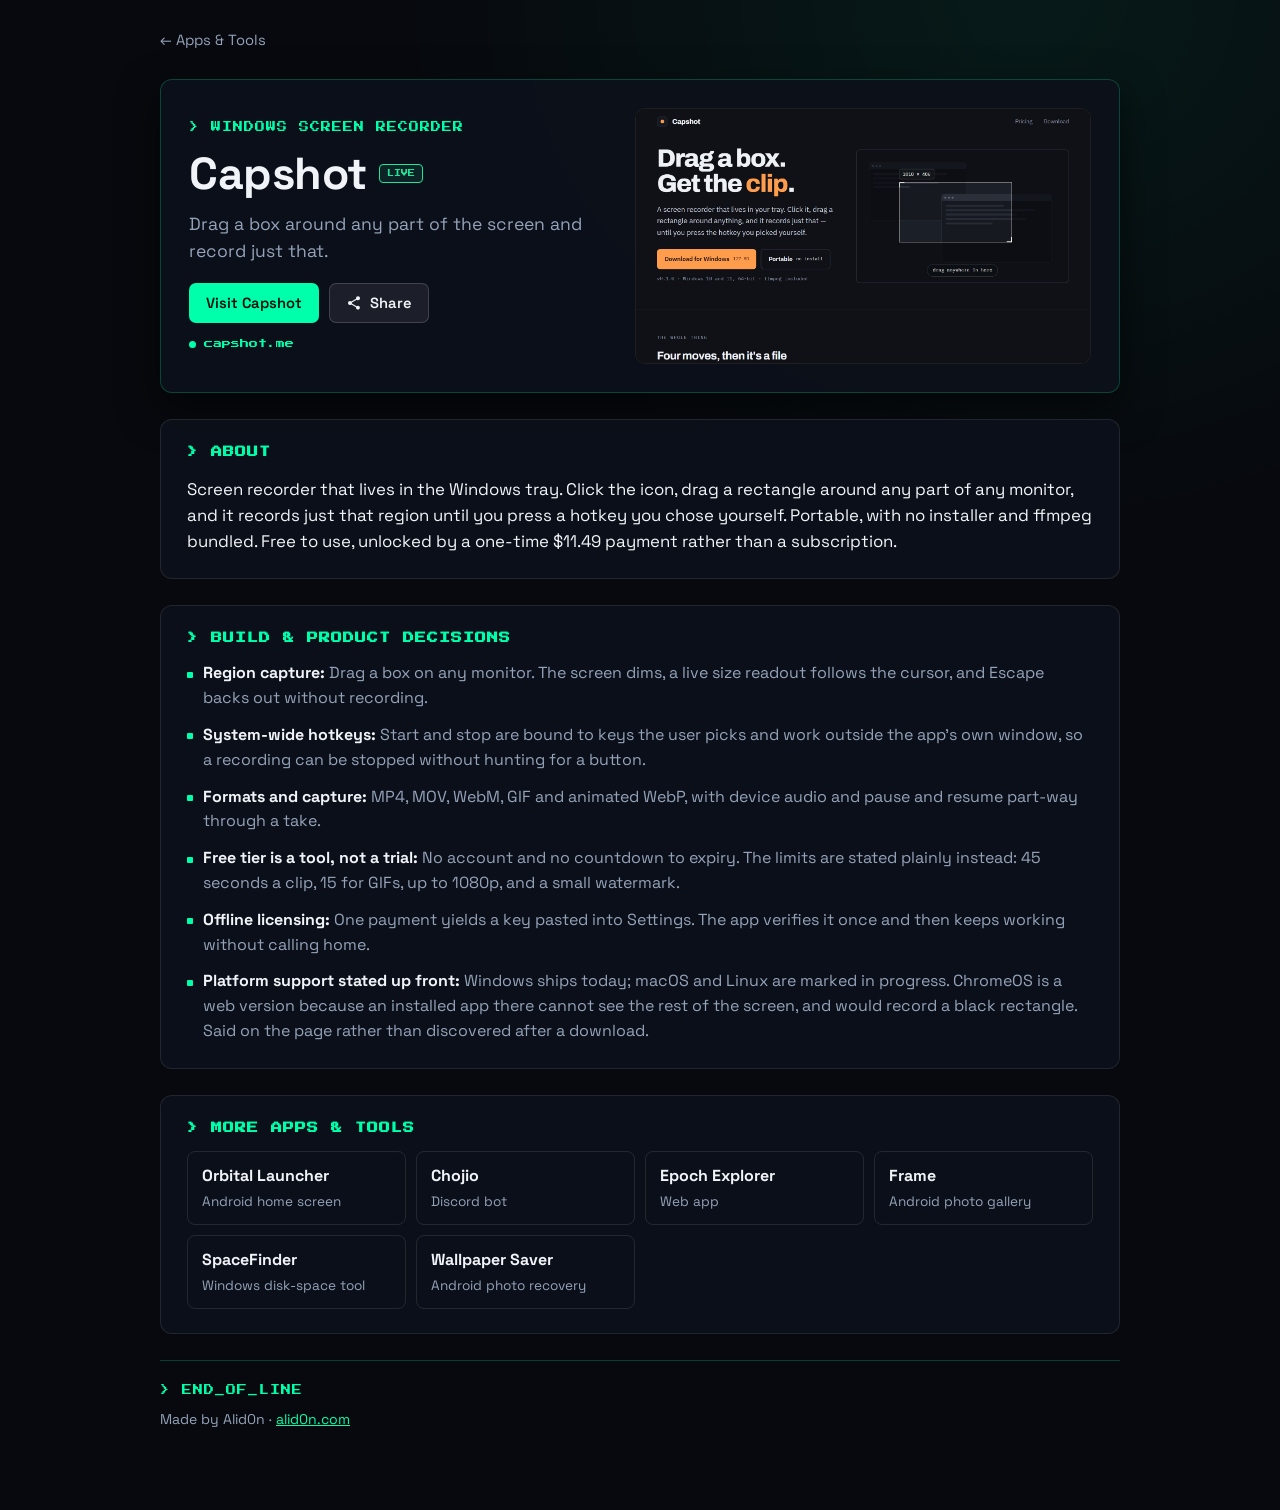
<file: apps/capshot/index.html>
<!DOCTYPE html>
<html lang="en">
<head>
  <meta charset="UTF-8">
  <meta name="viewport" content="width=device-width, initial-scale=1.0">
  <title>Capshot | Alid0n</title>
  <meta name="description" content="Capshot: Drag a box around any part of the screen and record just that.">
  <link rel="canonical" href="https://alid0n.com/apps/capshot/">
  <meta property="og:type" content="website">
  <meta property="og:title" content="Capshot">
  <meta property="og:description" content="Drag a box around any part of the screen and record just that.">
  <meta property="og:url" content="https://alid0n.com/apps/capshot/">
  <meta property="og:image" content="https://alid0n.com/Capshot.jpg">
  <meta name="twitter:card" content="summary_large_image">
  <meta name="twitter:title" content="Capshot">
  <meta name="twitter:description" content="Drag a box around any part of the screen and record just that.">
  <meta name="twitter:image" content="https://alid0n.com/Capshot.jpg">
  <meta name="theme-color" content="#07090e">
  <link rel="icon" type="image/svg+xml" href="data:image/svg+xml,%3Csvg xmlns='http://www.w3.org/2000/svg' viewBox='0 0 32 32'%3E%3Crect width='32' height='32' fill='%2307090e'/%3E%3Ctext x='16' y='23' font-family='monospace' font-size='20' fill='%2300ffaa' text-anchor='middle'%3E%3E%3C/text%3E%3C/svg%3E">
  <link rel="preconnect" href="https://fonts.googleapis.com">
  <link rel="preconnect" href="https://fonts.gstatic.com" crossorigin>
  <link href="https://fonts.googleapis.com/css2?family=Press+Start+2P&family=Space+Grotesk:wght@400;500;600;700&display=swap" rel="stylesheet">
  <link rel="stylesheet" href="../app-page.css">
</head>
<body>
  <main class="wrap">
    <nav class="crumbs"><a href="../../#apps">&larr; Apps &amp; Tools</a></nav>

    <header class="hero">
      <div class="hero-copy">
        <span class="pixel-tag">&gt; WINDOWS SCREEN RECORDER</span>
        <div class="title-row">
          <h1>Capshot</h1>
          <span class="status-chip status-live">Live</span>
        </div>
        <p class="tagline">Drag a box around any part of the screen and record just that.</p>
        <div class="actions">
          <a href="https://capshot.me" class="btn btn-primary" target="_blank" rel="noopener">Visit Capshot</a>
          <button type="button" class="btn btn-secondary share-btn" data-title="Capshot" data-text="Drag a box around any part of the screen and record just that." data-url="https://alid0n.com/apps/capshot/">
            <svg viewBox="0 0 24 24" aria-hidden="true"><path d="M18 16.1c-.8 0-1.5.3-2 .8l-7.1-4.1c.1-.3.1-.5.1-.8s0-.5-.1-.8L16 7.1c.5.5 1.3.9 2 .9 1.7 0 3-1.3 3-3s-1.3-3-3-3-3 1.3-3 3c0 .3 0 .5.1.8L8 9.9C7.5 9.4 6.8 9 6 9c-1.7 0-3 1.3-3 3s1.3 3 3 3c.8 0 1.5-.3 2-.8l7.1 4.2c-.1.2-.1.4-.1.6 0 1.6 1.3 2.9 2.9 2.9s2.9-1.3 2.9-2.9-1.2-2.9-2.8-2.9z"/></svg>
            <span class="share-label">Share</span>
          </button>
        </div>
        <a class="live-url" href="https://capshot.me" target="_blank" rel="noopener">capshot.me</a>
      </div>
      <div class="hero-media"><img src="../../Capshot.jpg" alt="The Capshot landing page, a region screen recorder for Windows"></div>
    </header>

    <section class="about">
      <h2>&gt; ABOUT</h2>
      <p>Screen recorder that lives in the Windows tray. Click the icon, drag a rectangle around any part of any monitor, and it records just that region until you press a hotkey you chose yourself. Portable, with no installer and ffmpeg bundled. Free to use, unlocked by a one-time $11.49 payment rather than a subscription.</p>
    </section>

      <section class="detail">
        <h2>&gt; BUILD &amp; PRODUCT DECISIONS</h2>
        <ul>
          <li><strong>Region capture:</strong> Drag a box on any monitor. The screen dims, a live size readout follows the cursor, and Escape backs out without recording.</li>
          <li><strong>System-wide hotkeys:</strong> Start and stop are bound to keys the user picks and work outside the app's own window, so a recording can be stopped without hunting for a button.</li>
          <li><strong>Formats and capture:</strong> MP4, MOV, WebM, GIF and animated WebP, with device audio and pause and resume part-way through a take.</li>
          <li><strong>Free tier is a tool, not a trial:</strong> No account and no countdown to expiry. The limits are stated plainly instead: 45 seconds a clip, 15 for GIFs, up to 1080p, and a small watermark.</li>
          <li><strong>Offline licensing:</strong> One payment yields a key pasted into Settings. The app verifies it once and then keeps working without calling home.</li>
          <li><strong>Platform support stated up front:</strong> Windows ships today; macOS and Linux are marked in progress. ChromeOS is a web version because an installed app there cannot see the rest of the screen, and would record a black rectangle. Said on the page rather than discovered after a download.</li>
        </ul>
      </section>

    <section class="more">
      <h2>&gt; MORE APPS &amp; TOOLS</h2>
      <div class="more-grid">
          <a href="../orbital-launcher/"><strong>Orbital Launcher</strong><span>Android home screen</span></a>
          <a href="../chojio/"><strong>Chojio</strong><span>Discord bot</span></a>
          <a href="../epoch-explorer/"><strong>Epoch Explorer</strong><span>Web app</span></a>
          <a href="../frame/"><strong>Frame</strong><span>Android photo gallery</span></a>
          <a href="../spacefinder/"><strong>SpaceFinder</strong><span>Windows disk-space tool</span></a>
          <a href="../wallpaper-saver/"><strong>Wallpaper Saver</strong><span>Android photo recovery</span></a>
      </div>
    </section>

    <footer class="foot">
      <span class="pixel-tag">&gt; END_OF_LINE</span>
      <p>Made by Alid0n &middot; <a href="../../">alid0n.com</a></p>
    </footer>
  </main>
  <script src="../app-page.js"></script>
</body>
</html>
</file>
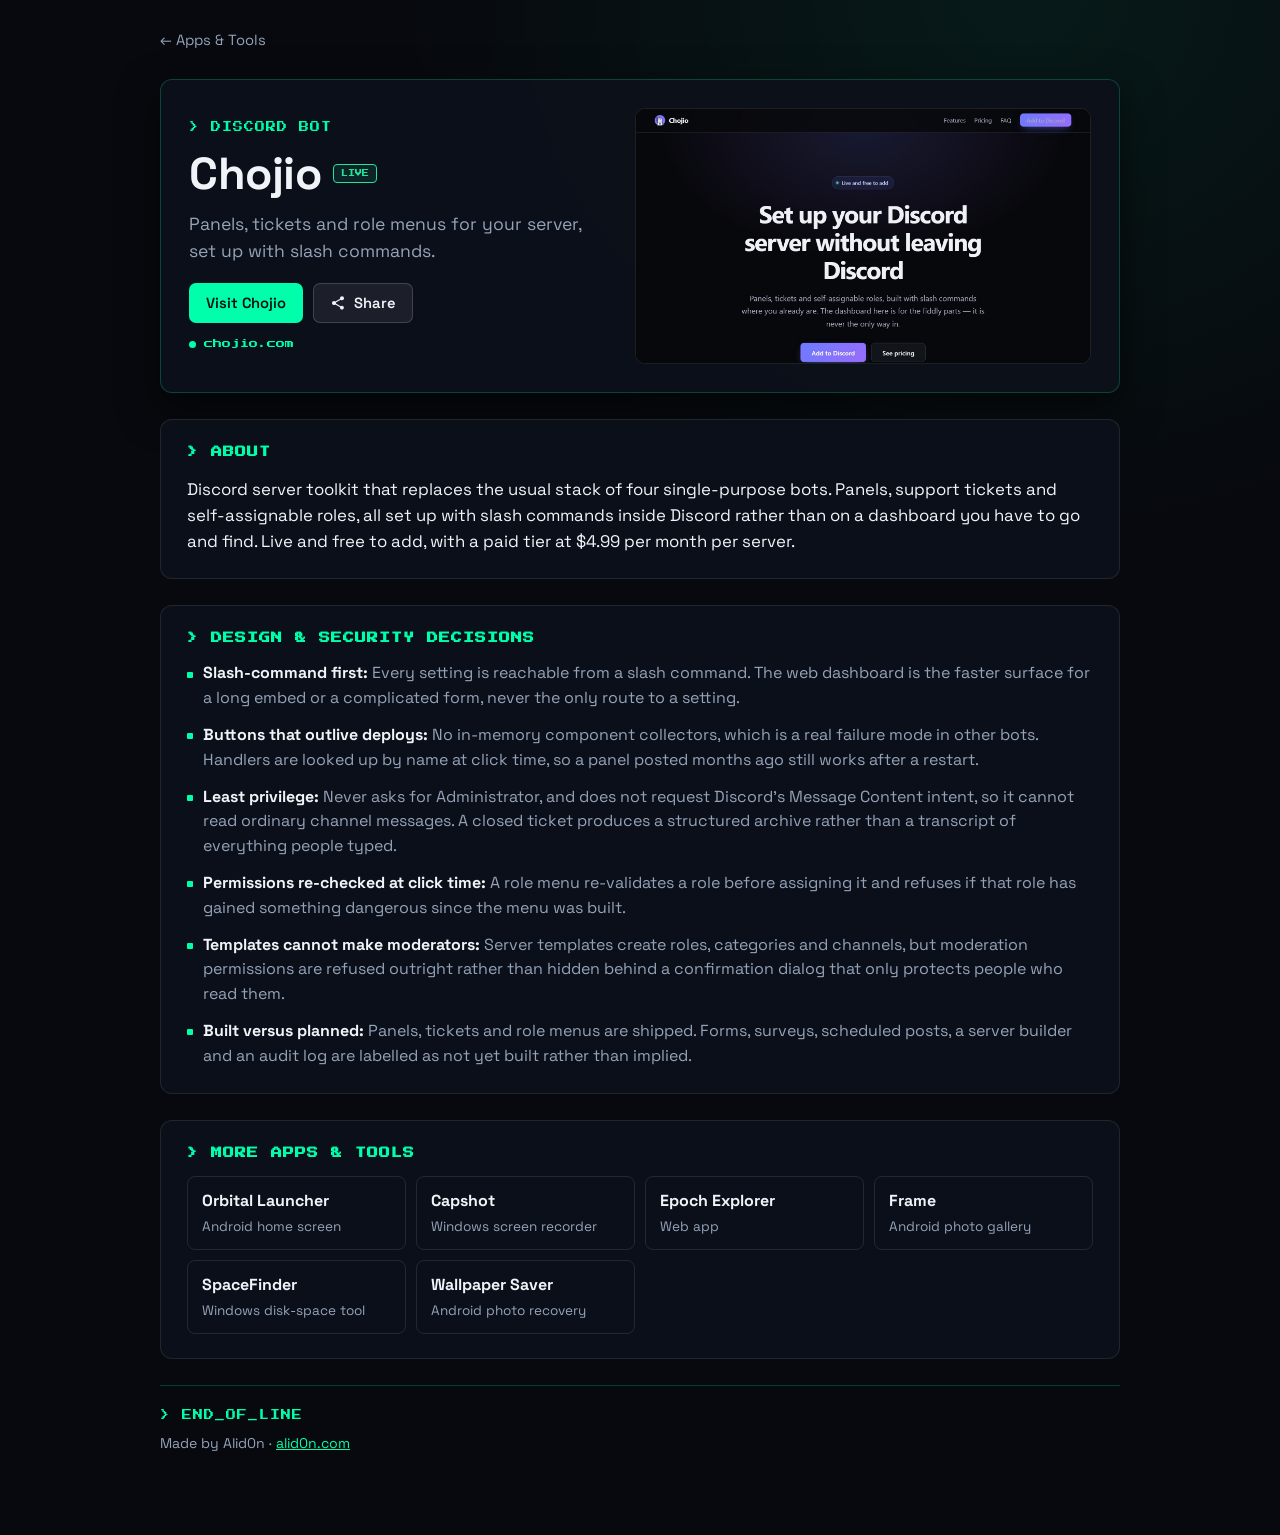
<file: apps/chojio/index.html>
<!DOCTYPE html>
<html lang="en">
<head>
  <meta charset="UTF-8">
  <meta name="viewport" content="width=device-width, initial-scale=1.0">
  <title>Chojio | Alid0n</title>
  <meta name="description" content="Chojio: Panels, tickets and role menus for your server, set up with slash commands.">
  <link rel="canonical" href="https://alid0n.com/apps/chojio/">
  <meta property="og:type" content="website">
  <meta property="og:title" content="Chojio">
  <meta property="og:description" content="Panels, tickets and role menus for your server, set up with slash commands.">
  <meta property="og:url" content="https://alid0n.com/apps/chojio/">
  <meta property="og:image" content="https://alid0n.com/Chojio.jpg">
  <meta name="twitter:card" content="summary_large_image">
  <meta name="twitter:title" content="Chojio">
  <meta name="twitter:description" content="Panels, tickets and role menus for your server, set up with slash commands.">
  <meta name="twitter:image" content="https://alid0n.com/Chojio.jpg">
  <meta name="theme-color" content="#07090e">
  <link rel="icon" type="image/svg+xml" href="data:image/svg+xml,%3Csvg xmlns='http://www.w3.org/2000/svg' viewBox='0 0 32 32'%3E%3Crect width='32' height='32' fill='%2307090e'/%3E%3Ctext x='16' y='23' font-family='monospace' font-size='20' fill='%2300ffaa' text-anchor='middle'%3E%3E%3C/text%3E%3C/svg%3E">
  <link rel="preconnect" href="https://fonts.googleapis.com">
  <link rel="preconnect" href="https://fonts.gstatic.com" crossorigin>
  <link href="https://fonts.googleapis.com/css2?family=Press+Start+2P&family=Space+Grotesk:wght@400;500;600;700&display=swap" rel="stylesheet">
  <link rel="stylesheet" href="../app-page.css">
</head>
<body>
  <main class="wrap">
    <nav class="crumbs"><a href="../../#apps">&larr; Apps &amp; Tools</a></nav>

    <header class="hero">
      <div class="hero-copy">
        <span class="pixel-tag">&gt; DISCORD BOT</span>
        <div class="title-row">
          <h1>Chojio</h1>
          <span class="status-chip status-live">Live</span>
        </div>
        <p class="tagline">Panels, tickets and role menus for your server, set up with slash commands.</p>
        <div class="actions">
          <a href="https://chojio.com" class="btn btn-primary" target="_blank" rel="noopener">Visit Chojio</a>
          <button type="button" class="btn btn-secondary share-btn" data-title="Chojio" data-text="Panels, tickets and role menus for your server, set up with slash commands." data-url="https://alid0n.com/apps/chojio/">
            <svg viewBox="0 0 24 24" aria-hidden="true"><path d="M18 16.1c-.8 0-1.5.3-2 .8l-7.1-4.1c.1-.3.1-.5.1-.8s0-.5-.1-.8L16 7.1c.5.5 1.3.9 2 .9 1.7 0 3-1.3 3-3s-1.3-3-3-3-3 1.3-3 3c0 .3 0 .5.1.8L8 9.9C7.5 9.4 6.8 9 6 9c-1.7 0-3 1.3-3 3s1.3 3 3 3c.8 0 1.5-.3 2-.8l7.1 4.2c-.1.2-.1.4-.1.6 0 1.6 1.3 2.9 2.9 2.9s2.9-1.3 2.9-2.9-1.2-2.9-2.8-2.9z"/></svg>
            <span class="share-label">Share</span>
          </button>
        </div>
        <a class="live-url" href="https://chojio.com" target="_blank" rel="noopener">chojio.com</a>
      </div>
      <div class="hero-media"><img src="../../Chojio.jpg" alt="The Chojio landing page, a Discord server toolkit"></div>
    </header>

    <section class="about">
      <h2>&gt; ABOUT</h2>
      <p>Discord server toolkit that replaces the usual stack of four single-purpose bots. Panels, support tickets and self-assignable roles, all set up with slash commands inside Discord rather than on a dashboard you have to go and find. Live and free to add, with a paid tier at $4.99 per month per server.</p>
    </section>

      <section class="detail">
        <h2>&gt; DESIGN &amp; SECURITY DECISIONS</h2>
        <ul>
          <li><strong>Slash-command first:</strong> Every setting is reachable from a slash command. The web dashboard is the faster surface for a long embed or a complicated form, never the only route to a setting.</li>
          <li><strong>Buttons that outlive deploys:</strong> No in-memory component collectors, which is a real failure mode in other bots. Handlers are looked up by name at click time, so a panel posted months ago still works after a restart.</li>
          <li><strong>Least privilege:</strong> Never asks for Administrator, and does not request Discord's Message Content intent, so it cannot read ordinary channel messages. A closed ticket produces a structured archive rather than a transcript of everything people typed.</li>
          <li><strong>Permissions re-checked at click time:</strong> A role menu re-validates a role before assigning it and refuses if that role has gained something dangerous since the menu was built.</li>
          <li><strong>Templates cannot make moderators:</strong> Server templates create roles, categories and channels, but moderation permissions are refused outright rather than hidden behind a confirmation dialog that only protects people who read them.</li>
          <li><strong>Built versus planned:</strong> Panels, tickets and role menus are shipped. Forms, surveys, scheduled posts, a server builder and an audit log are labelled as not yet built rather than implied.</li>
        </ul>
      </section>

    <section class="more">
      <h2>&gt; MORE APPS &amp; TOOLS</h2>
      <div class="more-grid">
          <a href="../orbital-launcher/"><strong>Orbital Launcher</strong><span>Android home screen</span></a>
          <a href="../capshot/"><strong>Capshot</strong><span>Windows screen recorder</span></a>
          <a href="../epoch-explorer/"><strong>Epoch Explorer</strong><span>Web app</span></a>
          <a href="../frame/"><strong>Frame</strong><span>Android photo gallery</span></a>
          <a href="../spacefinder/"><strong>SpaceFinder</strong><span>Windows disk-space tool</span></a>
          <a href="../wallpaper-saver/"><strong>Wallpaper Saver</strong><span>Android photo recovery</span></a>
      </div>
    </section>

    <footer class="foot">
      <span class="pixel-tag">&gt; END_OF_LINE</span>
      <p>Made by Alid0n &middot; <a href="../../">alid0n.com</a></p>
    </footer>
  </main>
  <script src="../app-page.js"></script>
</body>
</html>
</file>
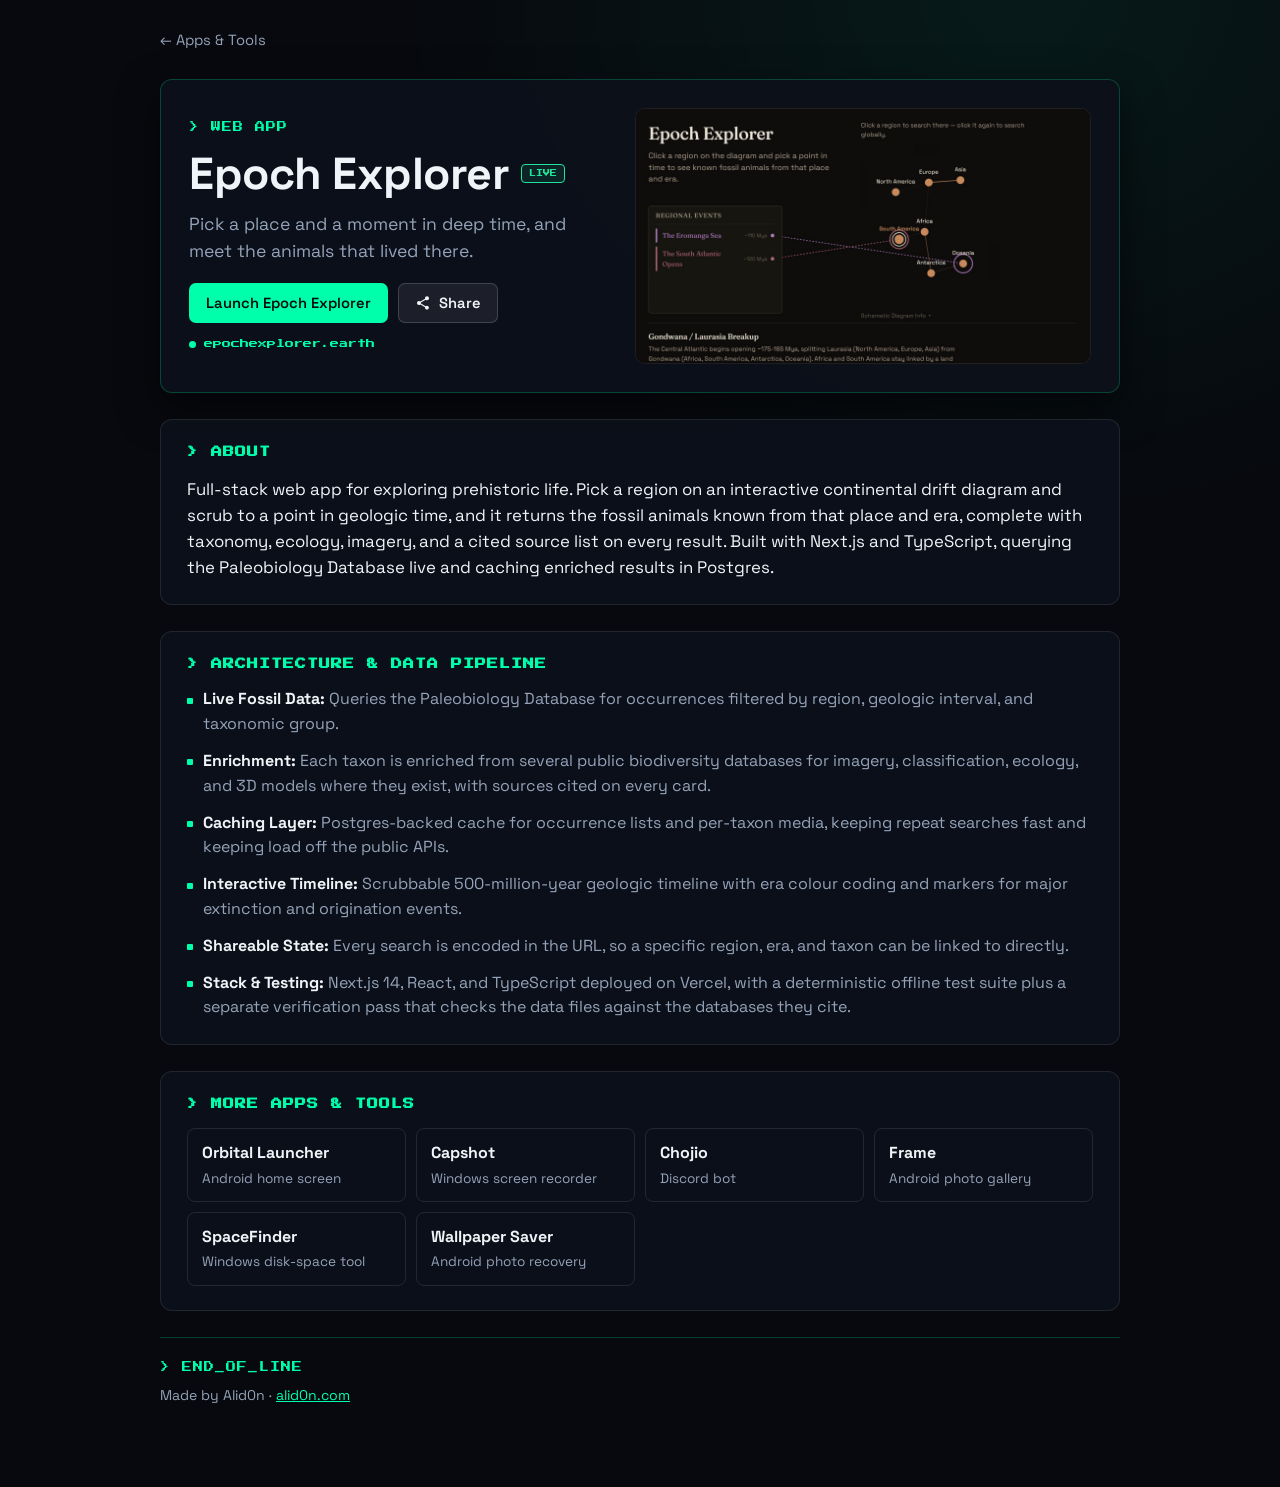
<file: apps/epoch-explorer/index.html>
<!DOCTYPE html>
<html lang="en">
<head>
  <meta charset="UTF-8">
  <meta name="viewport" content="width=device-width, initial-scale=1.0">
  <title>Epoch Explorer | Alid0n</title>
  <meta name="description" content="Epoch Explorer: Pick a place and a moment in deep time, and meet the animals that lived there.">
  <link rel="canonical" href="https://alid0n.com/apps/epoch-explorer/">
  <meta property="og:type" content="website">
  <meta property="og:title" content="Epoch Explorer">
  <meta property="og:description" content="Pick a place and a moment in deep time, and meet the animals that lived there.">
  <meta property="og:url" content="https://alid0n.com/apps/epoch-explorer/">
  <meta property="og:image" content="https://alid0n.com/EpochExplorer.jpg">
  <meta name="twitter:card" content="summary_large_image">
  <meta name="twitter:title" content="Epoch Explorer">
  <meta name="twitter:description" content="Pick a place and a moment in deep time, and meet the animals that lived there.">
  <meta name="twitter:image" content="https://alid0n.com/EpochExplorer.jpg">
  <meta name="theme-color" content="#07090e">
  <link rel="icon" type="image/svg+xml" href="data:image/svg+xml,%3Csvg xmlns='http://www.w3.org/2000/svg' viewBox='0 0 32 32'%3E%3Crect width='32' height='32' fill='%2307090e'/%3E%3Ctext x='16' y='23' font-family='monospace' font-size='20' fill='%2300ffaa' text-anchor='middle'%3E%3E%3C/text%3E%3C/svg%3E">
  <link rel="preconnect" href="https://fonts.googleapis.com">
  <link rel="preconnect" href="https://fonts.gstatic.com" crossorigin>
  <link href="https://fonts.googleapis.com/css2?family=Press+Start+2P&family=Space+Grotesk:wght@400;500;600;700&display=swap" rel="stylesheet">
  <link rel="stylesheet" href="../app-page.css">
</head>
<body>
  <main class="wrap">
    <nav class="crumbs"><a href="../../#apps">&larr; Apps &amp; Tools</a></nav>

    <header class="hero">
      <div class="hero-copy">
        <span class="pixel-tag">&gt; WEB APP</span>
        <div class="title-row">
          <h1>Epoch Explorer</h1>
          <span class="status-chip status-live">Live</span>
        </div>
        <p class="tagline">Pick a place and a moment in deep time, and meet the animals that lived there.</p>
        <div class="actions">
          <a href="https://epochexplorer.earth/?region=South+America&amp;year=113&amp;groups=Dinosauria&amp;taxon=Iguanodon" class="btn btn-primary" target="_blank" rel="noopener">Launch Epoch Explorer</a>
          <button type="button" class="btn btn-secondary share-btn" data-title="Epoch Explorer" data-text="Pick a place and a moment in deep time, and meet the animals that lived there." data-url="https://alid0n.com/apps/epoch-explorer/">
            <svg viewBox="0 0 24 24" aria-hidden="true"><path d="M18 16.1c-.8 0-1.5.3-2 .8l-7.1-4.1c.1-.3.1-.5.1-.8s0-.5-.1-.8L16 7.1c.5.5 1.3.9 2 .9 1.7 0 3-1.3 3-3s-1.3-3-3-3-3 1.3-3 3c0 .3 0 .5.1.8L8 9.9C7.5 9.4 6.8 9 6 9c-1.7 0-3 1.3-3 3s1.3 3 3 3c.8 0 1.5-.3 2-.8l7.1 4.2c-.1.2-.1.4-.1.6 0 1.6 1.3 2.9 2.9 2.9s2.9-1.3 2.9-2.9-1.2-2.9-2.8-2.9z"/></svg>
            <span class="share-label">Share</span>
          </button>
        </div>
        <a class="live-url" href="https://epochexplorer.earth" target="_blank" rel="noopener">epochexplorer.earth</a>
      </div>
      <div class="hero-media"><img src="../../EpochExplorer.jpg" alt="Epoch Explorer showing the continental drift diagram for South America in the Early Cretaceous"></div>
    </header>

    <section class="about">
      <h2>&gt; ABOUT</h2>
      <p>Full-stack web app for exploring prehistoric life. Pick a region on an interactive continental drift diagram and scrub to a point in geologic time, and it returns the fossil animals known from that place and era, complete with taxonomy, ecology, imagery, and a cited source list on every result. Built with Next.js and TypeScript, querying the Paleobiology Database live and caching enriched results in Postgres.</p>
    </section>

      <section class="detail">
        <h2>&gt; ARCHITECTURE &amp; DATA PIPELINE</h2>
        <ul>
          <li><strong>Live Fossil Data:</strong> Queries the Paleobiology Database for occurrences filtered by region, geologic interval, and taxonomic group.</li>
          <li><strong>Enrichment:</strong> Each taxon is enriched from several public biodiversity databases for imagery, classification, ecology, and 3D models where they exist, with sources cited on every card.</li>
          <li><strong>Caching Layer:</strong> Postgres-backed cache for occurrence lists and per-taxon media, keeping repeat searches fast and keeping load off the public APIs.</li>
          <li><strong>Interactive Timeline:</strong> Scrubbable 500-million-year geologic timeline with era colour coding and markers for major extinction and origination events.</li>
          <li><strong>Shareable State:</strong> Every search is encoded in the URL, so a specific region, era, and taxon can be linked to directly.</li>
          <li><strong>Stack &amp; Testing:</strong> Next.js 14, React, and TypeScript deployed on Vercel, with a deterministic offline test suite plus a separate verification pass that checks the data files against the databases they cite.</li>
        </ul>
      </section>

    <section class="more">
      <h2>&gt; MORE APPS &amp; TOOLS</h2>
      <div class="more-grid">
          <a href="../orbital-launcher/"><strong>Orbital Launcher</strong><span>Android home screen</span></a>
          <a href="../capshot/"><strong>Capshot</strong><span>Windows screen recorder</span></a>
          <a href="../chojio/"><strong>Chojio</strong><span>Discord bot</span></a>
          <a href="../frame/"><strong>Frame</strong><span>Android photo gallery</span></a>
          <a href="../spacefinder/"><strong>SpaceFinder</strong><span>Windows disk-space tool</span></a>
          <a href="../wallpaper-saver/"><strong>Wallpaper Saver</strong><span>Android photo recovery</span></a>
      </div>
    </section>

    <footer class="foot">
      <span class="pixel-tag">&gt; END_OF_LINE</span>
      <p>Made by Alid0n &middot; <a href="../../">alid0n.com</a></p>
    </footer>
  </main>
  <script src="../app-page.js"></script>
</body>
</html>
</file>
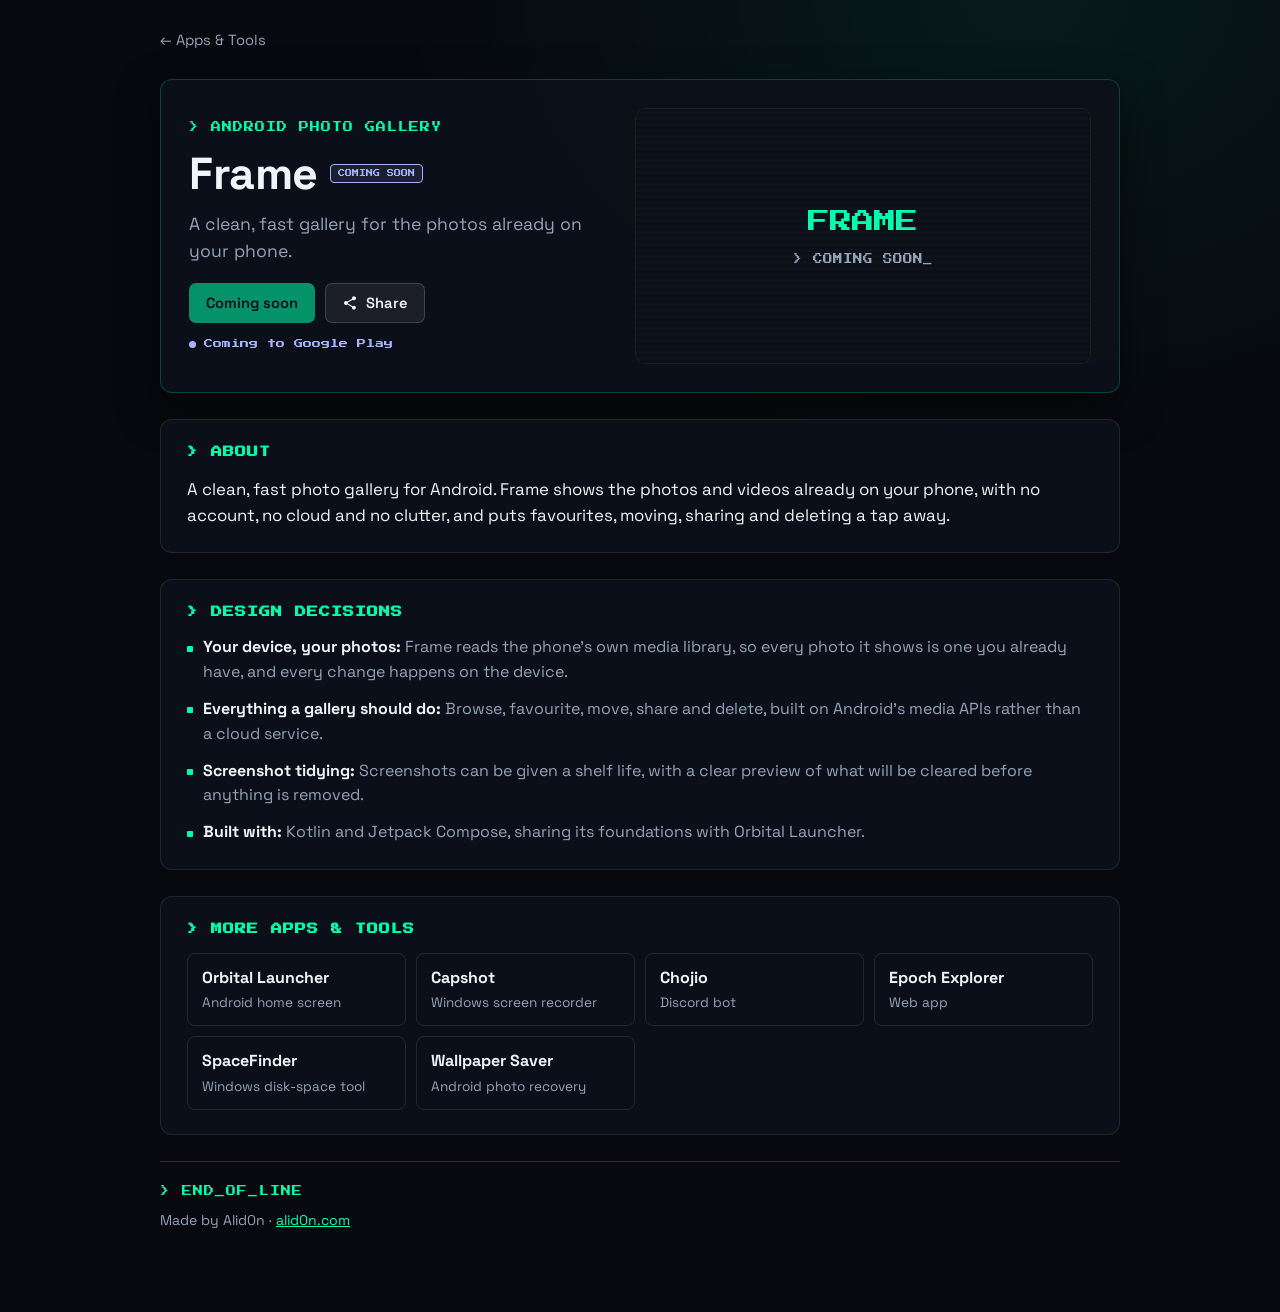
<file: apps/frame/index.html>
<!DOCTYPE html>
<html lang="en">
<head>
  <meta charset="UTF-8">
  <meta name="viewport" content="width=device-width, initial-scale=1.0">
  <title>Frame | Alid0n</title>
  <meta name="description" content="Frame: A clean, fast gallery for the photos already on your phone.">
  <link rel="canonical" href="https://alid0n.com/apps/frame/">
  <meta property="og:type" content="website">
  <meta property="og:title" content="Frame">
  <meta property="og:description" content="A clean, fast gallery for the photos already on your phone.">
  <meta property="og:url" content="https://alid0n.com/apps/frame/">
  <meta property="og:image" content="https://alid0n.com/preview.png">
  <meta name="twitter:card" content="summary_large_image">
  <meta name="twitter:title" content="Frame">
  <meta name="twitter:description" content="A clean, fast gallery for the photos already on your phone.">
  <meta name="twitter:image" content="https://alid0n.com/preview.png">
  <meta name="theme-color" content="#07090e">
  <link rel="icon" type="image/svg+xml" href="data:image/svg+xml,%3Csvg xmlns='http://www.w3.org/2000/svg' viewBox='0 0 32 32'%3E%3Crect width='32' height='32' fill='%2307090e'/%3E%3Ctext x='16' y='23' font-family='monospace' font-size='20' fill='%2300ffaa' text-anchor='middle'%3E%3E%3C/text%3E%3C/svg%3E">
  <link rel="preconnect" href="https://fonts.googleapis.com">
  <link rel="preconnect" href="https://fonts.gstatic.com" crossorigin>
  <link href="https://fonts.googleapis.com/css2?family=Press+Start+2P&family=Space+Grotesk:wght@400;500;600;700&display=swap" rel="stylesheet">
  <link rel="stylesheet" href="../app-page.css">
</head>
<body>
  <main class="wrap">
    <nav class="crumbs"><a href="../../#apps">&larr; Apps &amp; Tools</a></nav>

    <header class="hero">
      <div class="hero-copy">
        <span class="pixel-tag">&gt; ANDROID PHOTO GALLERY</span>
        <div class="title-row">
          <h1>Frame</h1>
          <span class="status-chip status-soon">Coming soon</span>
        </div>
        <p class="tagline">A clean, fast gallery for the photos already on your phone.</p>
        <div class="actions">
          <span class="btn btn-primary is-disabled" aria-disabled="true">Coming soon</span>
          <button type="button" class="btn btn-secondary share-btn" data-title="Frame" data-text="A clean, fast gallery for the photos already on your phone." data-url="https://alid0n.com/apps/frame/">
            <svg viewBox="0 0 24 24" aria-hidden="true"><path d="M18 16.1c-.8 0-1.5.3-2 .8l-7.1-4.1c.1-.3.1-.5.1-.8s0-.5-.1-.8L16 7.1c.5.5 1.3.9 2 .9 1.7 0 3-1.3 3-3s-1.3-3-3-3-3 1.3-3 3c0 .3 0 .5.1.8L8 9.9C7.5 9.4 6.8 9 6 9c-1.7 0-3 1.3-3 3s1.3 3 3 3c.8 0 1.5-.3 2-.8l7.1 4.2c-.1.2-.1.4-.1.6 0 1.6 1.3 2.9 2.9 2.9s2.9-1.3 2.9-2.9-1.2-2.9-2.8-2.9z"/></svg>
            <span class="share-label">Share</span>
          </button>
        </div>
        <span class="live-url is-soon">Coming to Google Play</span>
      </div>
      <div class="hero-media"><div class="placeholder" role="img" aria-label="Frame, coming soon"><span>FRAME</span><small>&gt; COMING SOON_</small></div></div>
    </header>

    <section class="about">
      <h2>&gt; ABOUT</h2>
      <p>A clean, fast photo gallery for Android. Frame shows the photos and videos already on your phone, with no account, no cloud and no clutter, and puts favourites, moving, sharing and deleting a tap away.</p>
    </section>

      <section class="detail">
        <h2>&gt; DESIGN DECISIONS</h2>
        <ul>
          <li><strong>Your device, your photos:</strong> Frame reads the phone's own media library, so every photo it shows is one you already have, and every change happens on the device.</li>
          <li><strong>Everything a gallery should do:</strong> Browse, favourite, move, share and delete, built on Android's media APIs rather than a cloud service.</li>
          <li><strong>Screenshot tidying:</strong> Screenshots can be given a shelf life, with a clear preview of what will be cleared before anything is removed.</li>
          <li><strong>Built with:</strong> Kotlin and Jetpack Compose, sharing its foundations with Orbital Launcher.</li>
        </ul>
      </section>

    <section class="more">
      <h2>&gt; MORE APPS &amp; TOOLS</h2>
      <div class="more-grid">
          <a href="../orbital-launcher/"><strong>Orbital Launcher</strong><span>Android home screen</span></a>
          <a href="../capshot/"><strong>Capshot</strong><span>Windows screen recorder</span></a>
          <a href="../chojio/"><strong>Chojio</strong><span>Discord bot</span></a>
          <a href="../epoch-explorer/"><strong>Epoch Explorer</strong><span>Web app</span></a>
          <a href="../spacefinder/"><strong>SpaceFinder</strong><span>Windows disk-space tool</span></a>
          <a href="../wallpaper-saver/"><strong>Wallpaper Saver</strong><span>Android photo recovery</span></a>
      </div>
    </section>

    <footer class="foot">
      <span class="pixel-tag">&gt; END_OF_LINE</span>
      <p>Made by Alid0n &middot; <a href="../../">alid0n.com</a></p>
    </footer>
  </main>
  <script src="../app-page.js"></script>
</body>
</html>
</file>
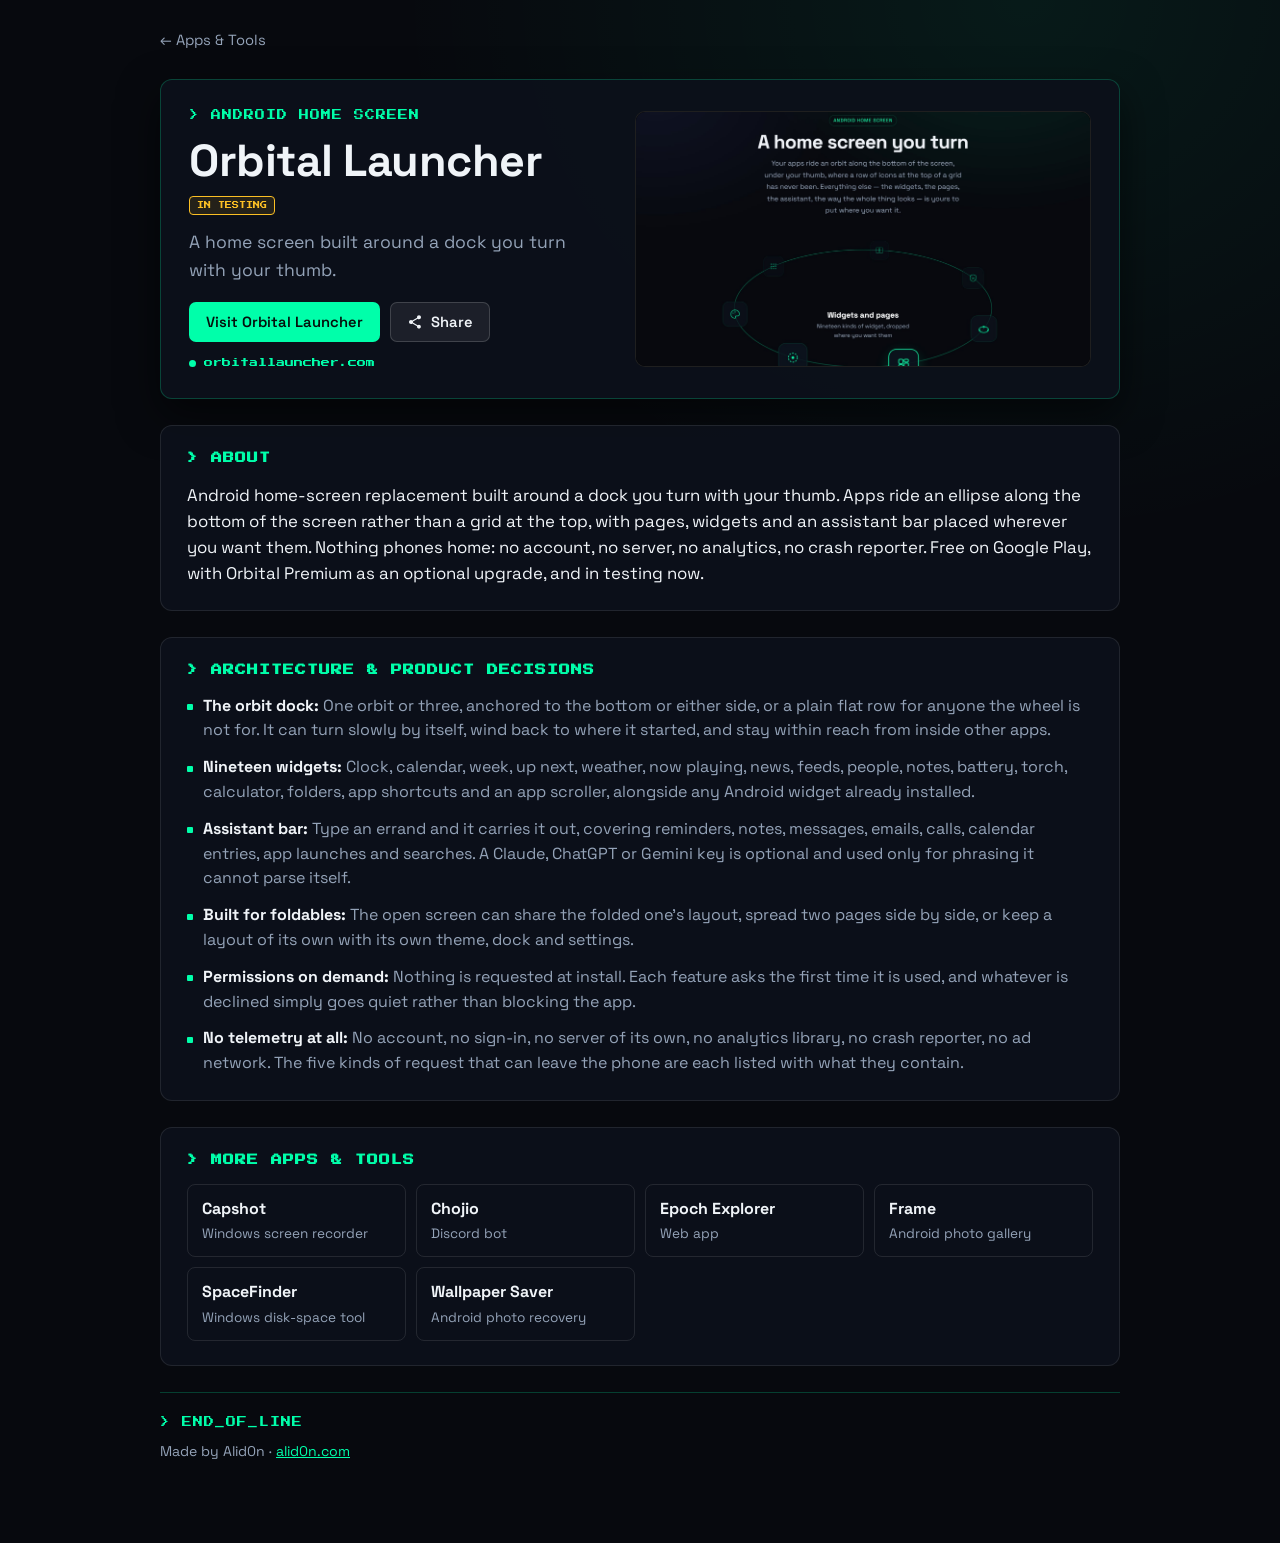
<file: apps/orbital-launcher/index.html>
<!DOCTYPE html>
<html lang="en">
<head>
  <meta charset="UTF-8">
  <meta name="viewport" content="width=device-width, initial-scale=1.0">
  <title>Orbital Launcher | Alid0n</title>
  <meta name="description" content="Orbital Launcher: A home screen built around a dock you turn with your thumb.">
  <link rel="canonical" href="https://alid0n.com/apps/orbital-launcher/">
  <meta property="og:type" content="website">
  <meta property="og:title" content="Orbital Launcher">
  <meta property="og:description" content="A home screen built around a dock you turn with your thumb.">
  <meta property="og:url" content="https://alid0n.com/apps/orbital-launcher/">
  <meta property="og:image" content="https://alid0n.com/OrbitalLauncher.jpg">
  <meta name="twitter:card" content="summary_large_image">
  <meta name="twitter:title" content="Orbital Launcher">
  <meta name="twitter:description" content="A home screen built around a dock you turn with your thumb.">
  <meta name="twitter:image" content="https://alid0n.com/OrbitalLauncher.jpg">
  <meta name="theme-color" content="#07090e">
  <link rel="icon" type="image/svg+xml" href="data:image/svg+xml,%3Csvg xmlns='http://www.w3.org/2000/svg' viewBox='0 0 32 32'%3E%3Crect width='32' height='32' fill='%2307090e'/%3E%3Ctext x='16' y='23' font-family='monospace' font-size='20' fill='%2300ffaa' text-anchor='middle'%3E%3E%3C/text%3E%3C/svg%3E">
  <link rel="preconnect" href="https://fonts.googleapis.com">
  <link rel="preconnect" href="https://fonts.gstatic.com" crossorigin>
  <link href="https://fonts.googleapis.com/css2?family=Press+Start+2P&family=Space+Grotesk:wght@400;500;600;700&display=swap" rel="stylesheet">
  <link rel="stylesheet" href="../app-page.css">
</head>
<body>
  <main class="wrap">
    <nav class="crumbs"><a href="../../#apps">&larr; Apps &amp; Tools</a></nav>

    <header class="hero">
      <div class="hero-copy">
        <span class="pixel-tag">&gt; ANDROID HOME SCREEN</span>
        <div class="title-row">
          <h1>Orbital Launcher</h1>
          <span class="status-chip status-testing">In testing</span>
        </div>
        <p class="tagline">A home screen built around a dock you turn with your thumb.</p>
        <div class="actions">
          <a href="https://orbitallauncher.com" class="btn btn-primary" target="_blank" rel="noopener">Visit Orbital Launcher</a>
          <button type="button" class="btn btn-secondary share-btn" data-title="Orbital Launcher" data-text="A home screen built around a dock you turn with your thumb." data-url="https://alid0n.com/apps/orbital-launcher/">
            <svg viewBox="0 0 24 24" aria-hidden="true"><path d="M18 16.1c-.8 0-1.5.3-2 .8l-7.1-4.1c.1-.3.1-.5.1-.8s0-.5-.1-.8L16 7.1c.5.5 1.3.9 2 .9 1.7 0 3-1.3 3-3s-1.3-3-3-3-3 1.3-3 3c0 .3 0 .5.1.8L8 9.9C7.5 9.4 6.8 9 6 9c-1.7 0-3 1.3-3 3s1.3 3 3 3c.8 0 1.5-.3 2-.8l7.1 4.2c-.1.2-.1.4-.1.6 0 1.6 1.3 2.9 2.9 2.9s2.9-1.3 2.9-2.9-1.2-2.9-2.8-2.9z"/></svg>
            <span class="share-label">Share</span>
          </button>
        </div>
        <a class="live-url" href="https://orbitallauncher.com" target="_blank" rel="noopener">orbitallauncher.com</a>
      </div>
      <div class="hero-media"><img src="../../OrbitalLauncher.jpg" alt="The Orbital Launcher site, showing the orbit dock of app icons"></div>
    </header>

    <section class="about">
      <h2>&gt; ABOUT</h2>
      <p>Android home-screen replacement built around a dock you turn with your thumb. Apps ride an ellipse along the bottom of the screen rather than a grid at the top, with pages, widgets and an assistant bar placed wherever you want them. Nothing phones home: no account, no server, no analytics, no crash reporter. Free on Google Play, with Orbital Premium as an optional upgrade, and in testing now.</p>
    </section>

      <section class="detail">
        <h2>&gt; ARCHITECTURE &amp; PRODUCT DECISIONS</h2>
        <ul>
          <li><strong>The orbit dock:</strong> One orbit or three, anchored to the bottom or either side, or a plain flat row for anyone the wheel is not for. It can turn slowly by itself, wind back to where it started, and stay within reach from inside other apps.</li>
          <li><strong>Nineteen widgets:</strong> Clock, calendar, week, up next, weather, now playing, news, feeds, people, notes, battery, torch, calculator, folders, app shortcuts and an app scroller, alongside any Android widget already installed.</li>
          <li><strong>Assistant bar:</strong> Type an errand and it carries it out, covering reminders, notes, messages, emails, calls, calendar entries, app launches and searches. A Claude, ChatGPT or Gemini key is optional and used only for phrasing it cannot parse itself.</li>
          <li><strong>Built for foldables:</strong> The open screen can share the folded one's layout, spread two pages side by side, or keep a layout of its own with its own theme, dock and settings.</li>
          <li><strong>Permissions on demand:</strong> Nothing is requested at install. Each feature asks the first time it is used, and whatever is declined simply goes quiet rather than blocking the app.</li>
          <li><strong>No telemetry at all:</strong> No account, no sign-in, no server of its own, no analytics library, no crash reporter, no ad network. The five kinds of request that can leave the phone are each listed with what they contain.</li>
        </ul>
      </section>

    <section class="more">
      <h2>&gt; MORE APPS &amp; TOOLS</h2>
      <div class="more-grid">
          <a href="../capshot/"><strong>Capshot</strong><span>Windows screen recorder</span></a>
          <a href="../chojio/"><strong>Chojio</strong><span>Discord bot</span></a>
          <a href="../epoch-explorer/"><strong>Epoch Explorer</strong><span>Web app</span></a>
          <a href="../frame/"><strong>Frame</strong><span>Android photo gallery</span></a>
          <a href="../spacefinder/"><strong>SpaceFinder</strong><span>Windows disk-space tool</span></a>
          <a href="../wallpaper-saver/"><strong>Wallpaper Saver</strong><span>Android photo recovery</span></a>
      </div>
    </section>

    <footer class="foot">
      <span class="pixel-tag">&gt; END_OF_LINE</span>
      <p>Made by Alid0n &middot; <a href="../../">alid0n.com</a></p>
    </footer>
  </main>
  <script src="../app-page.js"></script>
</body>
</html>
</file>
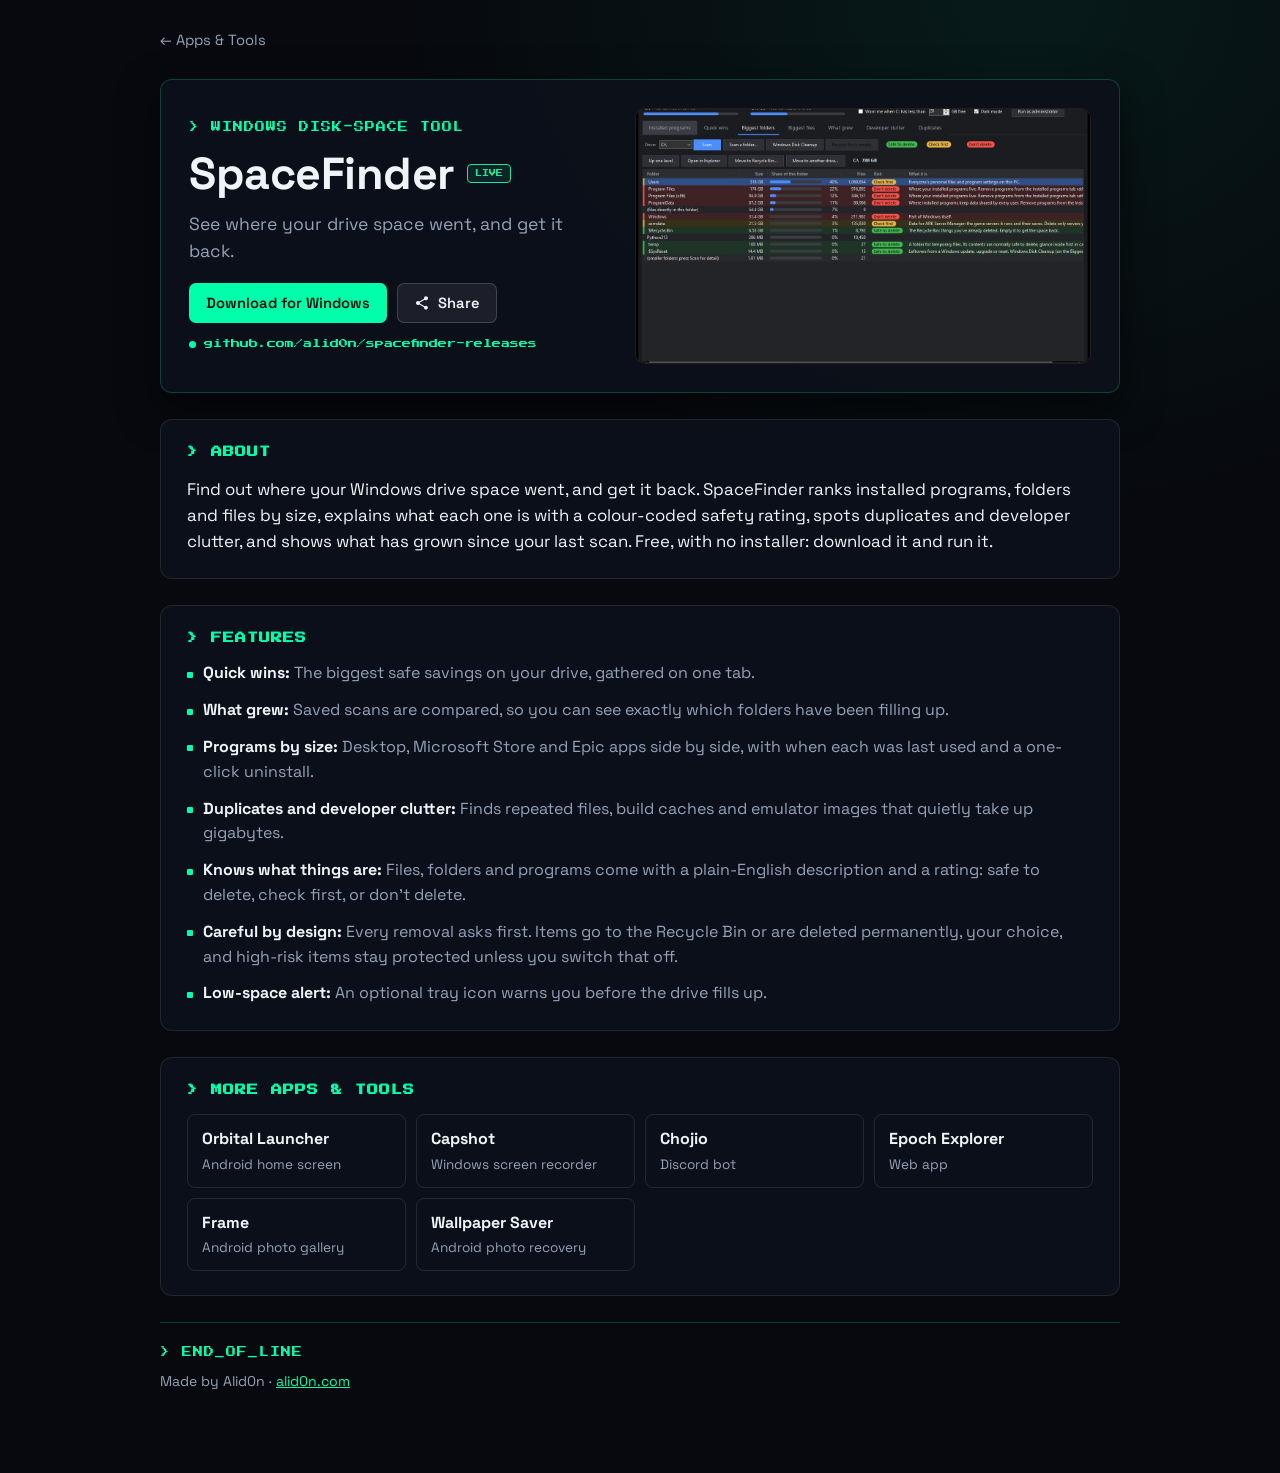
<file: apps/spacefinder/index.html>
<!DOCTYPE html>
<html lang="en">
<head>
  <meta charset="UTF-8">
  <meta name="viewport" content="width=device-width, initial-scale=1.0">
  <title>SpaceFinder | Alid0n</title>
  <meta name="description" content="SpaceFinder: See where your drive space went, and get it back.">
  <link rel="canonical" href="https://alid0n.com/apps/spacefinder/">
  <meta property="og:type" content="website">
  <meta property="og:title" content="SpaceFinder">
  <meta property="og:description" content="See where your drive space went, and get it back.">
  <meta property="og:url" content="https://alid0n.com/apps/spacefinder/">
  <meta property="og:image" content="https://alid0n.com/SpaceFinder.jpg">
  <meta name="twitter:card" content="summary_large_image">
  <meta name="twitter:title" content="SpaceFinder">
  <meta name="twitter:description" content="See where your drive space went, and get it back.">
  <meta name="twitter:image" content="https://alid0n.com/SpaceFinder.jpg">
  <meta name="theme-color" content="#07090e">
  <link rel="icon" type="image/svg+xml" href="data:image/svg+xml,%3Csvg xmlns='http://www.w3.org/2000/svg' viewBox='0 0 32 32'%3E%3Crect width='32' height='32' fill='%2307090e'/%3E%3Ctext x='16' y='23' font-family='monospace' font-size='20' fill='%2300ffaa' text-anchor='middle'%3E%3E%3C/text%3E%3C/svg%3E">
  <link rel="preconnect" href="https://fonts.googleapis.com">
  <link rel="preconnect" href="https://fonts.gstatic.com" crossorigin>
  <link href="https://fonts.googleapis.com/css2?family=Press+Start+2P&family=Space+Grotesk:wght@400;500;600;700&display=swap" rel="stylesheet">
  <link rel="stylesheet" href="../app-page.css">
</head>
<body>
  <main class="wrap">
    <nav class="crumbs"><a href="../../#apps">&larr; Apps &amp; Tools</a></nav>

    <header class="hero">
      <div class="hero-copy">
        <span class="pixel-tag">&gt; WINDOWS DISK-SPACE TOOL</span>
        <div class="title-row">
          <h1>SpaceFinder</h1>
          <span class="status-chip status-live">Live</span>
        </div>
        <p class="tagline">See where your drive space went, and get it back.</p>
        <div class="actions">
          <a href="https://github.com/alid0n/spacefinder-releases/releases/latest/download/SpaceFinder.exe" class="btn btn-primary">Download for Windows</a>
          <button type="button" class="btn btn-secondary share-btn" data-title="SpaceFinder" data-text="See where your drive space went, and get it back." data-url="https://alid0n.com/apps/spacefinder/">
            <svg viewBox="0 0 24 24" aria-hidden="true"><path d="M18 16.1c-.8 0-1.5.3-2 .8l-7.1-4.1c.1-.3.1-.5.1-.8s0-.5-.1-.8L16 7.1c.5.5 1.3.9 2 .9 1.7 0 3-1.3 3-3s-1.3-3-3-3-3 1.3-3 3c0 .3 0 .5.1.8L8 9.9C7.5 9.4 6.8 9 6 9c-1.7 0-3 1.3-3 3s1.3 3 3 3c.8 0 1.5-.3 2-.8l7.1 4.2c-.1.2-.1.4-.1.6 0 1.6 1.3 2.9 2.9 2.9s2.9-1.3 2.9-2.9-1.2-2.9-2.8-2.9z"/></svg>
            <span class="share-label">Share</span>
          </button>
        </div>
        <a class="live-url" href="https://github.com/alid0n/spacefinder-releases" target="_blank" rel="noopener">github.com/alid0n/spacefinder-releases</a>
      </div>
      <div class="hero-media"><img src="../../SpaceFinder.jpg" alt="SpaceFinder showing the folders on a drive by size, each rated safe to delete, check first or don't delete"></div>
    </header>

    <section class="about">
      <h2>&gt; ABOUT</h2>
      <p>Find out where your Windows drive space went, and get it back. SpaceFinder ranks installed programs, folders and files by size, explains what each one is with a colour-coded safety rating, spots duplicates and developer clutter, and shows what has grown since your last scan. Free, with no installer: download it and run it.</p>
    </section>

      <section class="detail">
        <h2>&gt; FEATURES</h2>
        <ul>
          <li><strong>Quick wins:</strong> The biggest safe savings on your drive, gathered on one tab.</li>
          <li><strong>What grew:</strong> Saved scans are compared, so you can see exactly which folders have been filling up.</li>
          <li><strong>Programs by size:</strong> Desktop, Microsoft Store and Epic apps side by side, with when each was last used and a one-click uninstall.</li>
          <li><strong>Duplicates and developer clutter:</strong> Finds repeated files, build caches and emulator images that quietly take up gigabytes.</li>
          <li><strong>Knows what things are:</strong> Files, folders and programs come with a plain-English description and a rating: safe to delete, check first, or don't delete.</li>
          <li><strong>Careful by design:</strong> Every removal asks first. Items go to the Recycle Bin or are deleted permanently, your choice, and high-risk items stay protected unless you switch that off.</li>
          <li><strong>Low-space alert:</strong> An optional tray icon warns you before the drive fills up.</li>
        </ul>
      </section>

    <section class="more">
      <h2>&gt; MORE APPS &amp; TOOLS</h2>
      <div class="more-grid">
          <a href="../orbital-launcher/"><strong>Orbital Launcher</strong><span>Android home screen</span></a>
          <a href="../capshot/"><strong>Capshot</strong><span>Windows screen recorder</span></a>
          <a href="../chojio/"><strong>Chojio</strong><span>Discord bot</span></a>
          <a href="../epoch-explorer/"><strong>Epoch Explorer</strong><span>Web app</span></a>
          <a href="../frame/"><strong>Frame</strong><span>Android photo gallery</span></a>
          <a href="../wallpaper-saver/"><strong>Wallpaper Saver</strong><span>Android photo recovery</span></a>
      </div>
    </section>

    <footer class="foot">
      <span class="pixel-tag">&gt; END_OF_LINE</span>
      <p>Made by Alid0n &middot; <a href="../../">alid0n.com</a></p>
    </footer>
  </main>
  <script src="../app-page.js"></script>
</body>
</html>
</file>
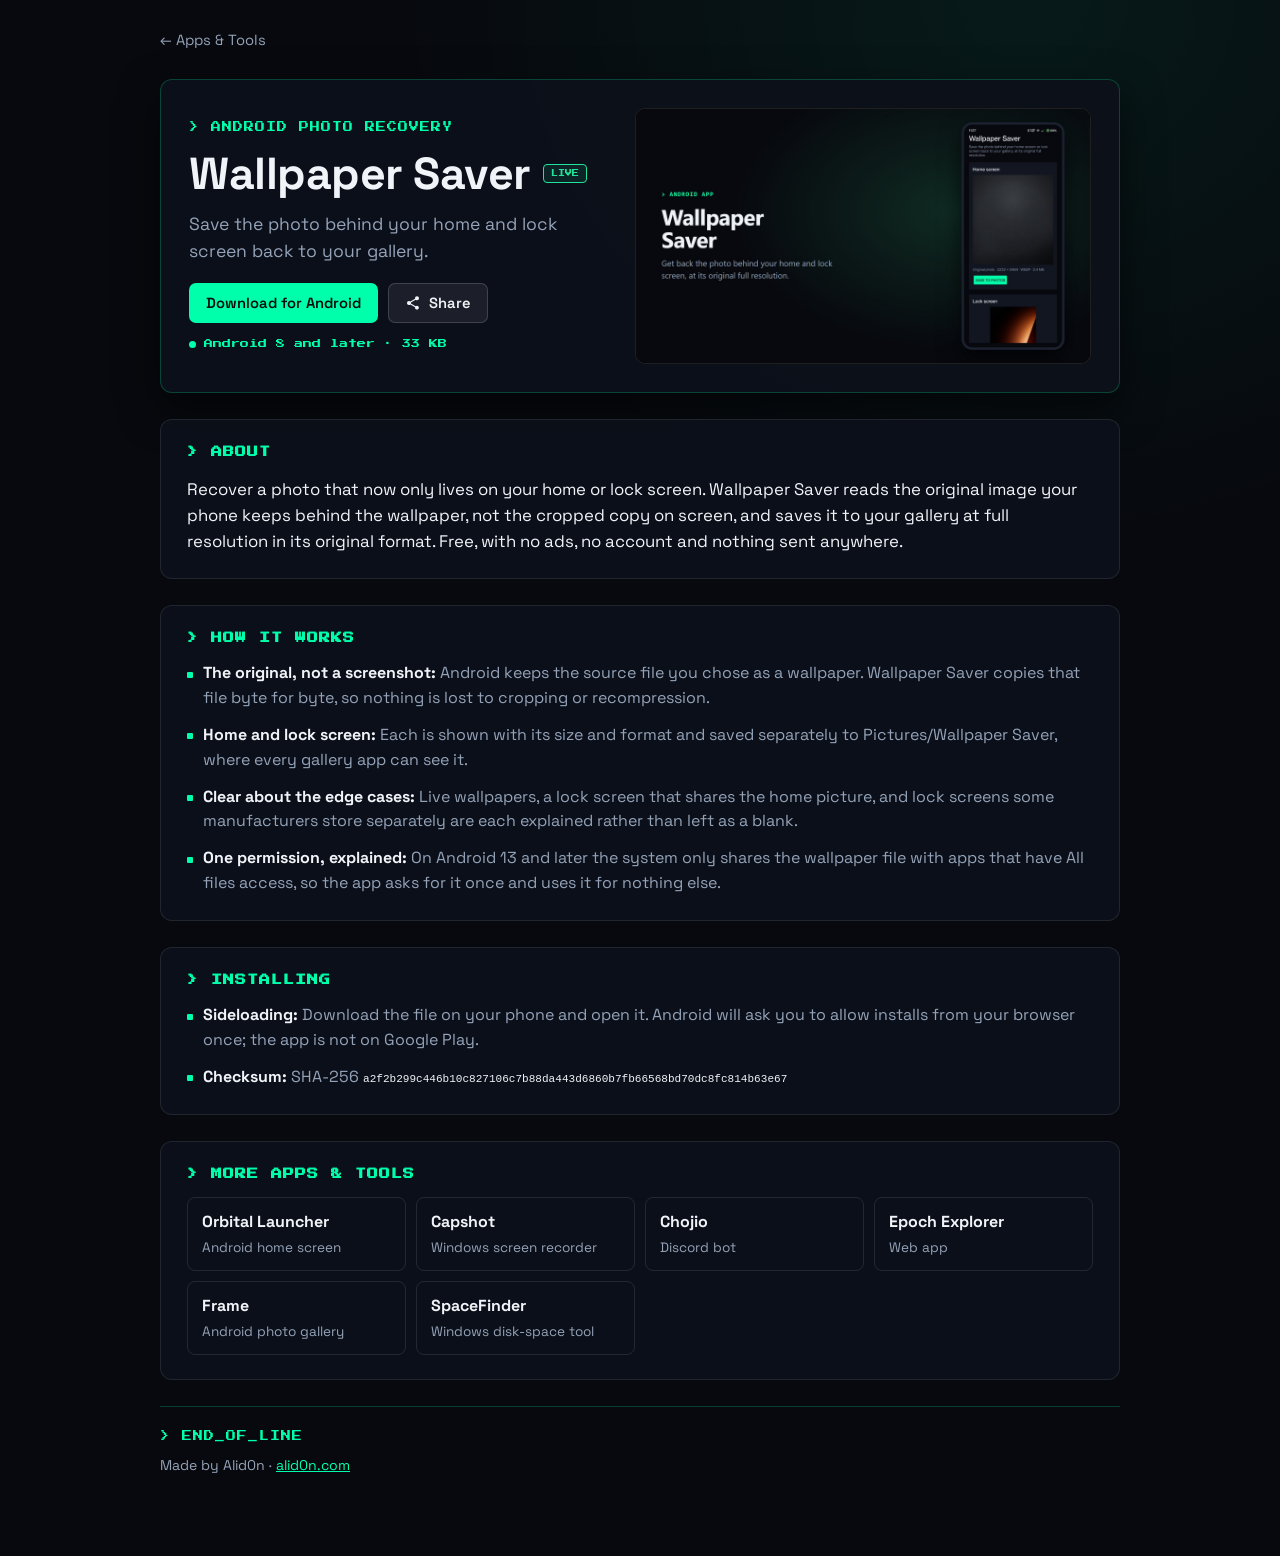
<file: apps/wallpaper-saver/index.html>
<!DOCTYPE html>
<html lang="en">
<head>
  <meta charset="UTF-8">
  <meta name="viewport" content="width=device-width, initial-scale=1.0">
  <title>Wallpaper Saver | Alid0n</title>
  <meta name="description" content="Wallpaper Saver: Save the photo behind your home and lock screen back to your gallery.">
  <link rel="canonical" href="https://alid0n.com/apps/wallpaper-saver/">
  <meta property="og:type" content="website">
  <meta property="og:title" content="Wallpaper Saver">
  <meta property="og:description" content="Save the photo behind your home and lock screen back to your gallery.">
  <meta property="og:url" content="https://alid0n.com/apps/wallpaper-saver/">
  <meta property="og:image" content="https://alid0n.com/WallpaperSaver.jpg">
  <meta name="twitter:card" content="summary_large_image">
  <meta name="twitter:title" content="Wallpaper Saver">
  <meta name="twitter:description" content="Save the photo behind your home and lock screen back to your gallery.">
  <meta name="twitter:image" content="https://alid0n.com/WallpaperSaver.jpg">
  <meta name="theme-color" content="#07090e">
  <link rel="icon" type="image/svg+xml" href="data:image/svg+xml,%3Csvg xmlns='http://www.w3.org/2000/svg' viewBox='0 0 32 32'%3E%3Crect width='32' height='32' fill='%2307090e'/%3E%3Ctext x='16' y='23' font-family='monospace' font-size='20' fill='%2300ffaa' text-anchor='middle'%3E%3E%3C/text%3E%3C/svg%3E">
  <link rel="preconnect" href="https://fonts.googleapis.com">
  <link rel="preconnect" href="https://fonts.gstatic.com" crossorigin>
  <link href="https://fonts.googleapis.com/css2?family=Press+Start+2P&family=Space+Grotesk:wght@400;500;600;700&display=swap" rel="stylesheet">
  <link rel="stylesheet" href="../app-page.css">
</head>
<body>
  <main class="wrap">
    <nav class="crumbs"><a href="../../#apps">&larr; Apps &amp; Tools</a></nav>

    <header class="hero">
      <div class="hero-copy">
        <span class="pixel-tag">&gt; ANDROID PHOTO RECOVERY</span>
        <div class="title-row">
          <h1>Wallpaper Saver</h1>
          <span class="status-chip status-live">Live</span>
        </div>
        <p class="tagline">Save the photo behind your home and lock screen back to your gallery.</p>
        <div class="actions">
          <a href="../../downloads/WallpaperSaver.apk" class="btn btn-primary" download>Download for Android</a>
          <button type="button" class="btn btn-secondary share-btn" data-title="Wallpaper Saver" data-text="Save the photo behind your home and lock screen back to your gallery." data-url="https://alid0n.com/apps/wallpaper-saver/">
            <svg viewBox="0 0 24 24" aria-hidden="true"><path d="M18 16.1c-.8 0-1.5.3-2 .8l-7.1-4.1c.1-.3.1-.5.1-.8s0-.5-.1-.8L16 7.1c.5.5 1.3.9 2 .9 1.7 0 3-1.3 3-3s-1.3-3-3-3-3 1.3-3 3c0 .3 0 .5.1.8L8 9.9C7.5 9.4 6.8 9 6 9c-1.7 0-3 1.3-3 3s1.3 3 3 3c.8 0 1.5-.3 2-.8l7.1 4.2c-.1.2-.1.4-.1.6 0 1.6 1.3 2.9 2.9 2.9s2.9-1.3 2.9-2.9-1.2-2.9-2.8-2.9z"/></svg>
            <span class="share-label">Share</span>
          </button>
        </div>
        <span class="live-url">Android 8 and later · 33 KB</span>
      </div>
      <div class="hero-media"><img src="../../WallpaperSaver.jpg" alt="Wallpaper Saver showing the home screen photo at 2232 by 2484 pixels, ready to save, with the lock screen photo below"></div>
    </header>

    <section class="about">
      <h2>&gt; ABOUT</h2>
      <p>Recover a photo that now only lives on your home or lock screen. Wallpaper Saver reads the original image your phone keeps behind the wallpaper, not the cropped copy on screen, and saves it to your gallery at full resolution in its original format. Free, with no ads, no account and nothing sent anywhere.</p>
    </section>

      <section class="detail">
        <h2>&gt; HOW IT WORKS</h2>
        <ul>
          <li><strong>The original, not a screenshot:</strong> Android keeps the source file you chose as a wallpaper. Wallpaper Saver copies that file byte for byte, so nothing is lost to cropping or recompression.</li>
          <li><strong>Home and lock screen:</strong> Each is shown with its size and format and saved separately to Pictures/Wallpaper Saver, where every gallery app can see it.</li>
          <li><strong>Clear about the edge cases:</strong> Live wallpapers, a lock screen that shares the home picture, and lock screens some manufacturers store separately are each explained rather than left as a blank.</li>
          <li><strong>One permission, explained:</strong> On Android 13 and later the system only shares the wallpaper file with apps that have All files access, so the app asks for it once and uses it for nothing else.</li>
        </ul>
      </section>

      <section class="detail">
        <h2>&gt; INSTALLING</h2>
        <ul>
          <li><strong>Sideloading:</strong> Download the file on your phone and open it. Android will ask you to allow installs from your browser once; the app is not on Google Play.</li>
          <li><strong>Checksum:</strong> SHA-256 <code style="word-break: break-all;">a2f2b299c446b10c827106c7b88da443d6860b7fb66568bd70dc8fc814b63e67</code></li>
        </ul>
      </section>

    <section class="more">
      <h2>&gt; MORE APPS &amp; TOOLS</h2>
      <div class="more-grid">
          <a href="../orbital-launcher/"><strong>Orbital Launcher</strong><span>Android home screen</span></a>
          <a href="../capshot/"><strong>Capshot</strong><span>Windows screen recorder</span></a>
          <a href="../chojio/"><strong>Chojio</strong><span>Discord bot</span></a>
          <a href="../epoch-explorer/"><strong>Epoch Explorer</strong><span>Web app</span></a>
          <a href="../frame/"><strong>Frame</strong><span>Android photo gallery</span></a>
          <a href="../spacefinder/"><strong>SpaceFinder</strong><span>Windows disk-space tool</span></a>
      </div>
    </section>

    <footer class="foot">
      <span class="pixel-tag">&gt; END_OF_LINE</span>
      <p>Made by Alid0n &middot; <a href="../../">alid0n.com</a></p>
    </footer>
  </main>
  <script src="../app-page.js"></script>
</body>
</html>
</file>
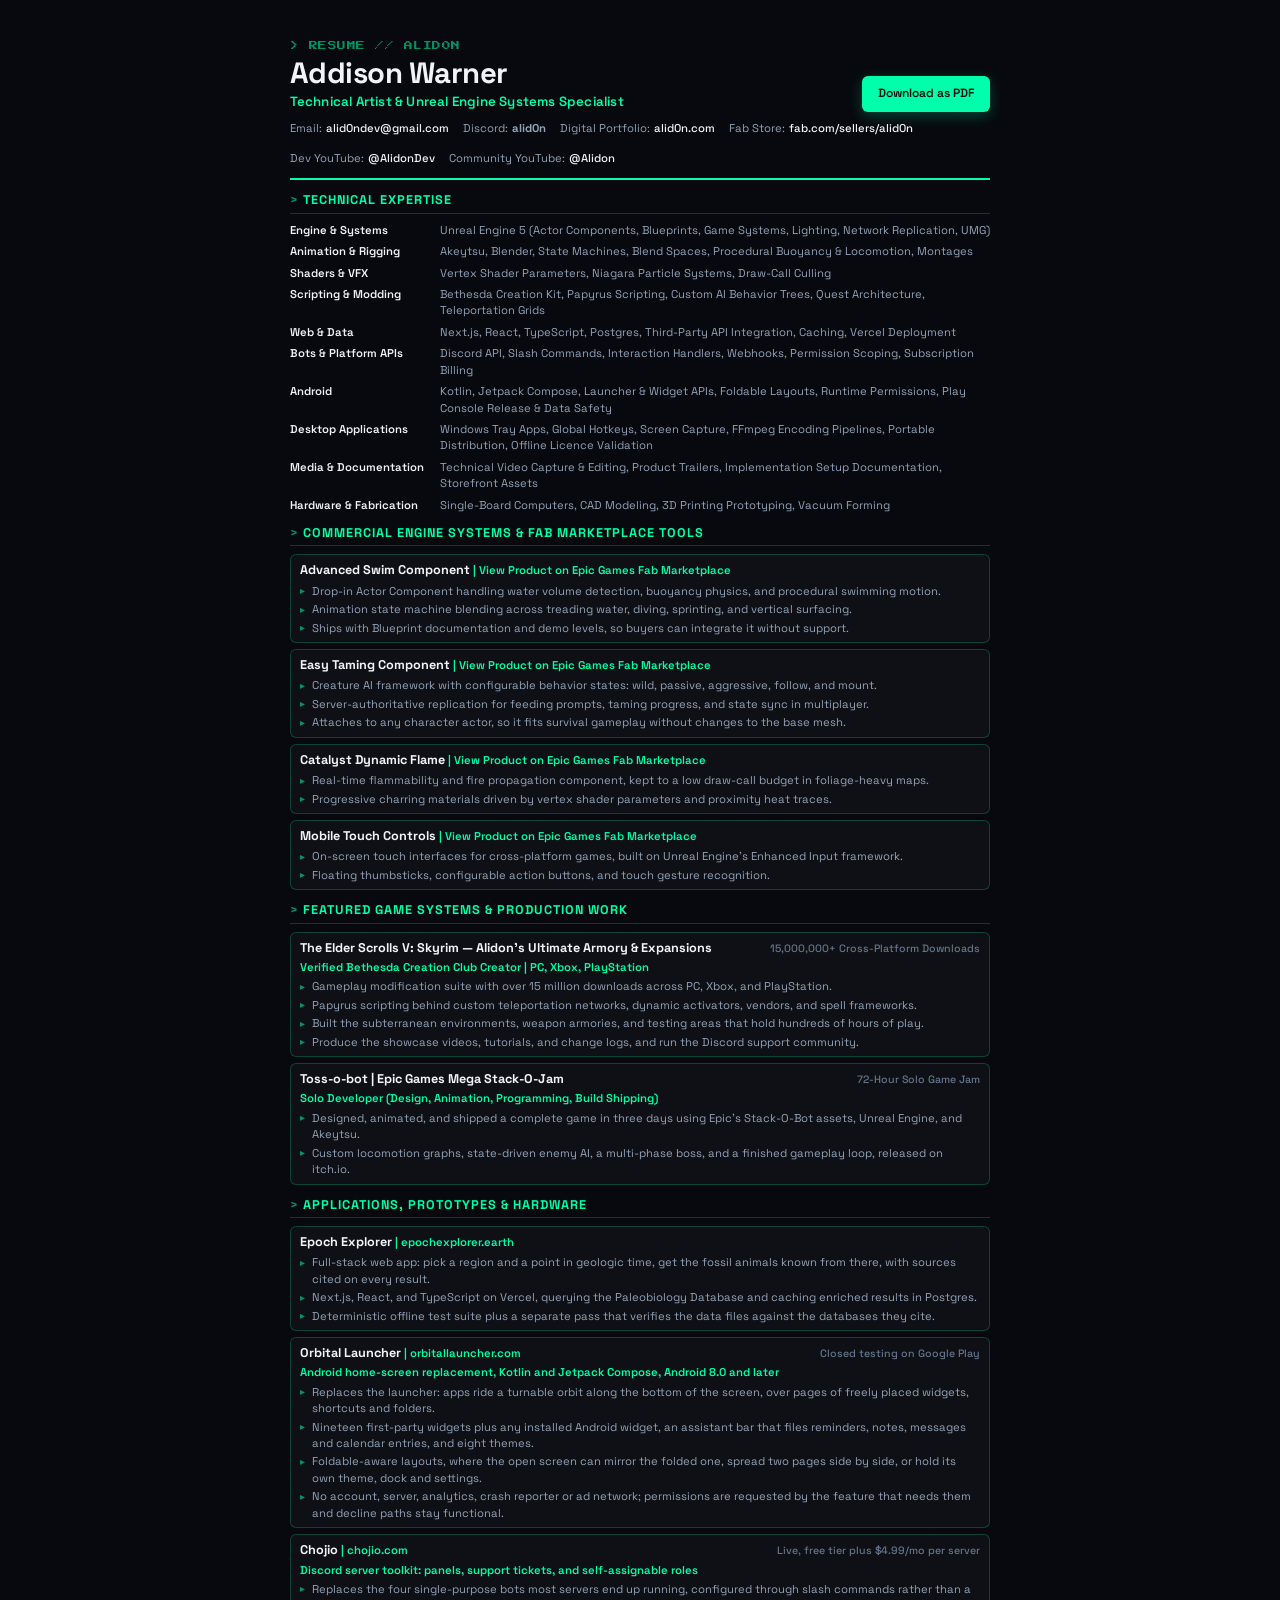
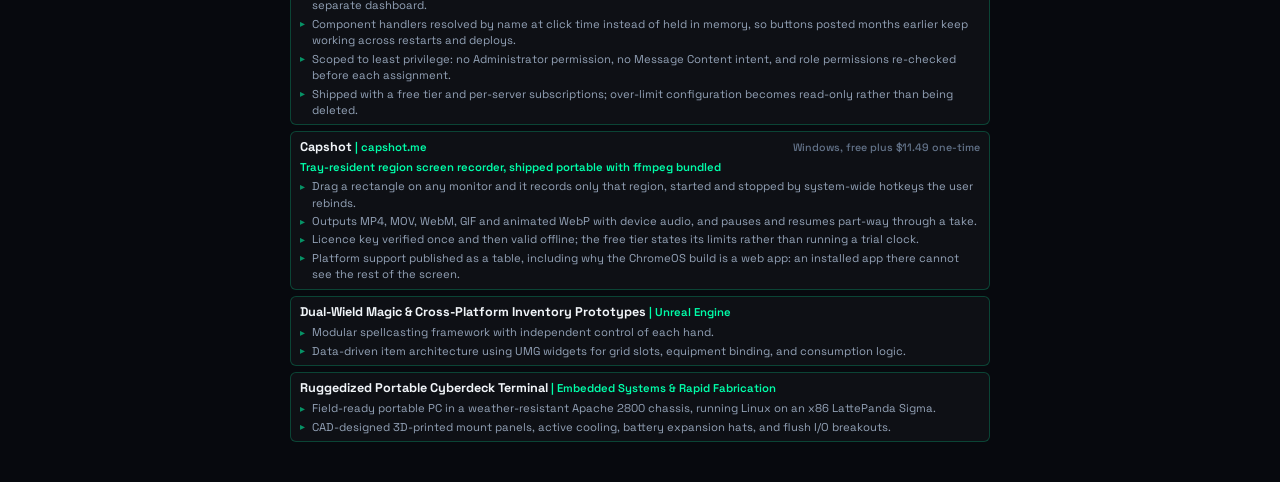
<file: AlidonResume.html>
<!DOCTYPE html>
<html lang="en">
<head>
  <meta charset="UTF-8">
  <title>Addison Warner - Resume</title>
  <link rel="preconnect" href="https://fonts.googleapis.com">
  <link rel="preconnect" href="https://fonts.gstatic.com" crossorigin>
  <link href="https://fonts.googleapis.com/css2?family=Press+Start+2P&family=Space+Grotesk:wght@400;500;600;700&display=swap" rel="stylesheet">
  <style>
    @page {
      size: letter;
      margin: 0;
    }

    :root {
      --bg: #07090e;
      --card-bg: rgba(255, 255, 255, 0.03);
      --card-border: rgba(0, 255, 170, 0.22);
      --accent: #00ffaa;
      --accent-dim: rgba(0, 255, 170, 0.55);
      --text: #f0f4f8;
      --muted: #94a3b8;
      --muted-dim: #64748b;
    }

    /* Screen view stays dark/green to match the site; printing (or
       "print to PDF") switches to plain black-on-white so it doesn't burn
       through ink */
    @media print {
      :root {
        --bg: #ffffff;
        --card-bg: #ffffff;
        --card-border: #cbd5e1;
        --accent: #0f172a;
        --accent-dim: #475569;
        --text: #0f172a;
        --muted: #334155;
        --muted-dim: #64748b;
      }

      /* The content runs past a single sheet, so control where it breaks:
         never split an entry across pages, and never leave a section
         heading stranded at the foot of one. */
      .resume-sheet {
        min-height: 0;
      }

      .entry {
        break-inside: avoid;
        page-break-inside: avoid;
      }

      .section-title {
        break-after: avoid;
        page-break-after: avoid;
      }

      .bullet-list li {
        break-inside: avoid;
        page-break-inside: avoid;
      }
    }

    * {
      box-sizing: border-box;
      margin: 0;
      padding: 0;
      -webkit-print-color-adjust: exact;
      print-color-adjust: exact;
    }

    body {
      font-family: 'Space Grotesk', -apple-system, BlinkMacSystemFont, 'Segoe UI', Roboto, sans-serif;
      background-color: var(--bg);
      color: var(--text);
      line-height: 1.45;
      font-size: 9pt;
    }

    .resume-sheet {
      width: 8.5in;
      min-height: 11in;
      padding: 0.42in 0.6in;
      margin: auto;
      display: flex;
      flex-direction: column;
      gap: 11px;
      background: var(--bg);
    }

    /* HEADER */
    header {
      border-bottom: 2px solid var(--accent);
      padding-bottom: 12px;
    }

    .header-main {
      display: flex;
      justify-content: space-between;
      align-items: flex-end;
    }

    .download-btn {
      font-family: 'Space Grotesk', sans-serif;
      font-weight: 600;
      font-size: 9pt;
      padding: 9px 16px;
      border-radius: 6px;
      background: var(--accent);
      color: #05100c;
      border: none;
      cursor: pointer;
      box-shadow: 0 4px 14px rgba(0, 255, 170, 0.25);
      transition: filter 0.15s ease, transform 0.15s ease;
      white-space: nowrap;
      display: inline-block;
      text-decoration: none;
    }

    .download-btn:hover {
      filter: brightness(1.12);
      transform: translateY(-1px);
    }

    .download-btn:active {
      transform: translateY(0);
    }

    @media print {
      .no-print {
        display: none !important;
      }
    }

    .pixel-tag {
      font-family: 'Press Start 2P', monospace;
      font-size: 6.5pt;
      color: var(--accent-dim);
      letter-spacing: 0.5px;
      margin-bottom: 6px;
      display: block;
    }

    h1 {
      font-size: 22pt;
      font-weight: 700;
      color: var(--text);
      letter-spacing: -0.5px;
      line-height: 1;
    }

    .subtitle {
      font-size: 10pt;
      font-weight: 600;
      color: var(--accent);
      margin-top: 4px;
      letter-spacing: 0.2px;
    }

    .contact-row {
      display: flex;
      flex-wrap: wrap;
      gap: 14px;
      margin-top: 8px;
      font-size: 8.5pt;
      color: var(--muted);
    }

    .contact-item {
      display: inline-flex;
      align-items: center;
      gap: 4px;
    }

    .contact-item a {
      color: var(--text);
      text-decoration: none;
      font-weight: 500;
    }

    .contact-item a:hover {
      color: var(--accent);
      text-decoration: underline;
    }

    /* SECTIONS */
    .section-title {
      font-size: 9.5pt;
      font-weight: 700;
      text-transform: uppercase;
      letter-spacing: 1px;
      color: var(--accent);
      border-bottom: 1px solid var(--card-border);
      padding-bottom: 3px;
      margin-bottom: 8px;
    }

    .section-title::before {
      content: '> ';
      color: var(--accent-dim);
    }

    /* SKILLS GRID */
    .skills-container {
      display: grid;
      grid-template-columns: 140px 1fr;
      row-gap: 5px;
      column-gap: 10px;
      font-size: 8.5pt;
    }

    .skill-cat {
      font-weight: 600;
      color: var(--text);
    }

    .skill-list {
      color: var(--muted);
    }

    /* EXPERIENCE & PROJECTS */
    .entry {
      background: var(--card-bg);
      border: 1px solid var(--card-border);
      border-radius: 6px;
      padding: 6px 9px;
      margin-bottom: 6px;
    }

    .entry:last-child {
      margin-bottom: 0;
    }

    .entry-header {
      display: flex;
      justify-content: space-between;
      align-items: baseline;
      margin-bottom: 2px;
      gap: 10px;
    }

    .entry-title {
      font-size: 9.5pt;
      font-weight: 700;
      color: var(--text);
    }

    .entry-sub {
      font-size: 8.5pt;
      font-weight: 600;
      color: var(--accent);
    }

    .entry-sub a {
      color: inherit;
      text-decoration: none;
    }

    .entry-sub a:hover {
      text-decoration: underline;
    }

    .entry-date {
      font-size: 8pt;
      font-weight: 500;
      color: var(--muted-dim);
      text-align: right;
      white-space: nowrap;
    }

    ul.bullet-list {
      list-style-type: none;
      margin-left: 0;
      margin-top: 3px;
      display: flex;
      flex-direction: column;
      gap: 2px;
    }

    ul.bullet-list li {
      font-size: 8.5pt;
      color: var(--muted);
      padding-left: 12px;
      position: relative;
    }

    ul.bullet-list li::before {
      content: '\25B8';
      position: absolute;
      left: 0;
      color: var(--accent-dim);
      font-size: 7.5pt;
      top: 1.5px;
    }

    ul.bullet-list li strong {
      color: var(--text);
      font-weight: 600;
    }

    .tag-row {
      display: flex;
      flex-wrap: wrap;
      gap: 4px;
      margin-top: 3px;
    }

    .badge-tag {
      background: rgba(0, 255, 170, 0.06);
      color: var(--accent);
      font-size: 7.5pt;
      font-weight: 600;
      padding: 1px 6px;
      border-radius: 3px;
      border: 1px solid var(--card-border);
    }

    /* Paper-only tightening, and it has to live here rather than in the
       @media print block above, which is declared before the base rules and
       so loses to them on equal specificity. Nothing is removed: the leading
       and the gaps close up so a twelfth entry does not cost a third sheet.
       The on-screen resume keeps its original spacing. */
    @media print {
      body {
        line-height: 1.34;
      }

      .resume-sheet {
        gap: 7px;
        padding: 0.34in 0.6in;
      }

      .entry {
        padding: 4px 9px;
        margin-bottom: 4px;
      }

      ul.bullet-list {
        margin-top: 2px;
        gap: 1px;
      }

      section {
        margin: 0;
      }
    }
  </style>
</head>
<body>

<div class="resume-sheet">

  <!-- HEADER -->
  <header>
    <div class="header-main">
      <div>
        <span class="pixel-tag">&gt; RESUME // ALID0N</span>
        <h1>Addison Warner</h1>
        <div class="subtitle">Technical Artist &amp; Unreal Engine Systems Specialist</div>
      </div>
      <a class="download-btn no-print" href="AddisonWarnerResume.pdf" download="AddisonWarnerResume.pdf">Download as PDF</a>
    </div>
    <div class="contact-row">
      <span class="contact-item">Email: <a href="mailto:alid0ndev@gmail.com">alid0ndev@gmail.com</a></span>
      <span class="contact-item">Discord: <strong>alid0n</strong></span>
      <span class="contact-item">Digital Portfolio: <a href="https://alid0n.com" target="_blank">alid0n.com</a></span>
      <span class="contact-item">Fab Store: <a href="https://www.fab.com/sellers/alid0n" target="_blank">fab.com/sellers/alid0n</a></span>
      <span class="contact-item">Dev YouTube: <a href="https://www.youtube.com/@AlidonDev" target="_blank">@AlidonDev</a></span>
      <span class="contact-item">Community YouTube: <a href="https://www.youtube.com/@Alidon" target="_blank">@Alidon</a></span>
    </div>
  </header>

  <!-- SKILLS SUMMARY -->
  <section>
    <div class="section-title">Technical Expertise</div>
    <div class="skills-container">
      <div class="skill-cat">Engine &amp; Systems</div>
      <div class="skill-list">Unreal Engine 5 (Actor Components, Blueprints, Game Systems, Lighting, Network Replication, UMG)</div>

      <div class="skill-cat">Animation &amp; Rigging</div>
      <div class="skill-list">Akeytsu, Blender, State Machines, Blend Spaces, Procedural Buoyancy &amp; Locomotion, Montages</div>

      <div class="skill-cat">Shaders &amp; VFX</div>
      <div class="skill-list">Vertex Shader Parameters, Niagara Particle Systems, Draw-Call Culling</div>

      <div class="skill-cat">Scripting &amp; Modding</div>
      <div class="skill-list">Bethesda Creation Kit, Papyrus Scripting, Custom AI Behavior Trees, Quest Architecture, Teleportation Grids</div>

      <div class="skill-cat">Web &amp; Data</div>
      <div class="skill-list">Next.js, React, TypeScript, Postgres, Third-Party API Integration, Caching, Vercel Deployment</div>

      <div class="skill-cat">Bots &amp; Platform APIs</div>
      <div class="skill-list">Discord API, Slash Commands, Interaction Handlers, Webhooks, Permission Scoping, Subscription Billing</div>

      <div class="skill-cat">Android</div>
      <div class="skill-list">Kotlin, Jetpack Compose, Launcher &amp; Widget APIs, Foldable Layouts, Runtime Permissions, Play Console Release &amp; Data Safety</div>

      <div class="skill-cat">Desktop Applications</div>
      <div class="skill-list">Windows Tray Apps, Global Hotkeys, Screen Capture, FFmpeg Encoding Pipelines, Portable Distribution, Offline Licence Validation</div>

      <div class="skill-cat">Media &amp; Documentation</div>
      <div class="skill-list">Technical Video Capture &amp; Editing, Product Trailers, Implementation Setup Documentation, Storefront Assets</div>

      <div class="skill-cat">Hardware &amp; Fabrication</div>
      <div class="skill-list">Single-Board Computers, CAD Modeling, 3D Printing Prototyping, Vacuum Forming</div>
    </div>
  </section>

  <!-- COMMERCIAL ENGINE ASSETS & PRODUCTS -->
  <section>
    <div class="section-title">Commercial Engine Systems &amp; Fab Marketplace Tools</div>

    <div class="entry">
      <div class="entry-header">
        <div>
          <span class="entry-title">Advanced Swim Component</span>
          <span class="entry-sub"> | <a href="https://www.fab.com/listings/28777803-b752-467a-b140-44690a51fdca" target="_blank">View Product on Epic Games Fab Marketplace</a></span>
        </div>
      </div>
      <ul class="bullet-list">
        <li>Drop-in Actor Component handling water volume detection, buoyancy physics, and procedural swimming motion.</li>
        <li>Animation state machine blending across treading water, diving, sprinting, and vertical surfacing.</li>
        <li>Ships with Blueprint documentation and demo levels, so buyers can integrate it without support.</li>
      </ul>
    </div>

    <div class="entry">
      <div class="entry-header">
        <div>
          <span class="entry-title">Easy Taming Component</span>
          <span class="entry-sub"> | <a href="https://www.fab.com/listings/76087e56-d804-48ad-922a-1b6df7c97aff" target="_blank">View Product on Epic Games Fab Marketplace</a></span>
        </div>
      </div>
      <ul class="bullet-list">
        <li>Creature AI framework with configurable behavior states: wild, passive, aggressive, follow, and mount.</li>
        <li>Server-authoritative replication for feeding prompts, taming progress, and state sync in multiplayer.</li>
        <li>Attaches to any character actor, so it fits survival gameplay without changes to the base mesh.</li>
      </ul>
    </div>

    <div class="entry">
      <div class="entry-header">
        <div>
          <span class="entry-title">Catalyst Dynamic Flame</span>
          <span class="entry-sub"> | <a href="https://www.fab.com/listings/469a4c13-da77-427e-ab07-ac6e2dfe2fc7" target="_blank">View Product on Epic Games Fab Marketplace</a></span>
        </div>
      </div>
      <ul class="bullet-list">
        <li>Real-time flammability and fire propagation component, kept to a low draw-call budget in foliage-heavy maps.</li>
        <li>Progressive charring materials driven by vertex shader parameters and proximity heat traces.</li>
      </ul>
    </div>

    <div class="entry">
      <div class="entry-header">
        <div>
          <span class="entry-title">Mobile Touch Controls</span>
          <span class="entry-sub"> | <a href="https://www.fab.com/listings/b4a3899a-da75-4e4c-9a2d-b4be644023f3" target="_blank">View Product on Epic Games Fab Marketplace</a></span>
        </div>
      </div>
      <ul class="bullet-list">
        <li>On-screen touch interfaces for cross-platform games, built on Unreal Engine's Enhanced Input framework.</li>
        <li>Floating thumbsticks, configurable action buttons, and touch gesture recognition.</li>
      </ul>
    </div>
  </section>

  <!-- FEATURED WORK & MODDING SCALE -->
  <section>
    <div class="section-title">Featured Game Systems &amp; Production Work</div>

    <div class="entry">
      <div class="entry-header">
        <div>
          <span class="entry-title">The Elder Scrolls V: Skyrim — Alidon's Ultimate Armory &amp; Expansions</span>
        </div>
        <span class="entry-date">15,000,000+ Cross-Platform Downloads</span>
      </div>
      <div class="entry-sub">Verified Bethesda Creation Club Creator | PC, Xbox, PlayStation</div>
      <ul class="bullet-list">
        <li>Gameplay modification suite with over 15 million downloads across PC, Xbox, and PlayStation.</li>
        <li>Papyrus scripting behind custom teleportation networks, dynamic activators, vendors, and spell frameworks.</li>
        <li>Built the subterranean environments, weapon armories, and testing areas that hold hundreds of hours of play.</li>
        <li>Produce the showcase videos, tutorials, and change logs, and run the Discord support community.</li>
      </ul>
    </div>

    <div class="entry">
      <div class="entry-header">
        <div>
          <span class="entry-title">Toss-o-bot | Epic Games Mega Stack-O-Jam</span>
        </div>
        <span class="entry-date">72-Hour Solo Game Jam</span>
      </div>
      <div class="entry-sub">Solo Developer (Design, Animation, Programming, Build Shipping)</div>
      <ul class="bullet-list">
        <li>Designed, animated, and shipped a complete game in three days using Epic's Stack-O-Bot assets, Unreal Engine, and Akeytsu.</li>
        <li>Custom locomotion graphs, state-driven enemy AI, a multi-phase boss, and a finished gameplay loop, released on itch.io.</li>
      </ul>
    </div>
  </section>

  <!-- WEB, PROTOTYPING & HARDWARE PROJECTS -->
  <section>
    <div class="section-title">Applications, Prototypes &amp; Hardware</div>

    <div class="entry">
      <div class="entry-header">
        <div>
          <span class="entry-title">Epoch Explorer</span>
          <span class="entry-sub"> | <a href="https://epochexplorer.earth" target="_blank">epochexplorer.earth</a></span>
        </div>
      </div>
      <ul class="bullet-list">
        <li>Full-stack web app: pick a region and a point in geologic time, get the fossil animals known from there, with sources cited on every result.</li>
        <li>Next.js, React, and TypeScript on Vercel, querying the Paleobiology Database and caching enriched results in Postgres.</li>
        <li>Deterministic offline test suite plus a separate pass that verifies the data files against the databases they cite.</li>
      </ul>
    </div>

    <div class="entry">
      <div class="entry-header">
        <div>
          <span class="entry-title">Orbital Launcher</span>
          <span class="entry-sub"> | <a href="https://orbitallauncher.com" target="_blank">orbitallauncher.com</a></span>
        </div>
        <span class="entry-date">Closed testing on Google Play</span>
      </div>
      <div class="entry-sub">Android home-screen replacement, Kotlin and Jetpack Compose, Android 8.0 and later</div>
      <ul class="bullet-list">
        <li>Replaces the launcher: apps ride a turnable orbit along the bottom of the screen, over pages of freely placed widgets, shortcuts and folders.</li>
        <li>Nineteen first-party widgets plus any installed Android widget, an assistant bar that files reminders, notes, messages and calendar entries, and eight themes.</li>
        <li>Foldable-aware layouts, where the open screen can mirror the folded one, spread two pages side by side, or hold its own theme, dock and settings.</li>
        <li>No account, server, analytics, crash reporter or ad network; permissions are requested by the feature that needs them and decline paths stay functional.</li>
      </ul>
    </div>

    <div class="entry">
      <div class="entry-header">
        <div>
          <span class="entry-title">Chojio</span>
          <span class="entry-sub"> | <a href="https://chojio.com" target="_blank">chojio.com</a></span>
        </div>
        <span class="entry-date">Live, free tier plus $4.99/mo per server</span>
      </div>
      <div class="entry-sub">Discord server toolkit: panels, support tickets, and self-assignable roles</div>
      <ul class="bullet-list">
        <li>Replaces the four single-purpose bots most servers end up running, configured through slash commands rather than a separate dashboard.</li>
        <li>Component handlers resolved by name at click time instead of held in memory, so buttons posted months earlier keep working across restarts and deploys.</li>
        <li>Scoped to least privilege: no Administrator permission, no Message Content intent, and role permissions re-checked before each assignment.</li>
        <li>Shipped with a free tier and per-server subscriptions; over-limit configuration becomes read-only rather than being deleted.</li>
      </ul>
    </div>

    <div class="entry">
      <div class="entry-header">
        <div>
          <span class="entry-title">Capshot</span>
          <span class="entry-sub"> | <a href="https://capshot.me" target="_blank">capshot.me</a></span>
        </div>
        <span class="entry-date">Windows, free plus $11.49 one-time</span>
      </div>
      <div class="entry-sub">Tray-resident region screen recorder, shipped portable with ffmpeg bundled</div>
      <ul class="bullet-list">
        <li>Drag a rectangle on any monitor and it records only that region, started and stopped by system-wide hotkeys the user rebinds.</li>
        <li>Outputs MP4, MOV, WebM, GIF and animated WebP with device audio, and pauses and resumes part-way through a take.</li>
        <li>Licence key verified once and then valid offline; the free tier states its limits rather than running a trial clock.</li>
        <li>Platform support published as a table, including why the ChromeOS build is a web app: an installed app there cannot see the rest of the screen.</li>
      </ul>
    </div>

    <div class="entry">
      <div class="entry-header">
        <div>
          <span class="entry-title">Dual-Wield Magic &amp; Cross-Platform Inventory Prototypes</span>
          <span class="entry-sub"> | Unreal Engine</span>
        </div>
      </div>
      <ul class="bullet-list">
        <li>Modular spellcasting framework with independent control of each hand.</li>
        <li>Data-driven item architecture using UMG widgets for grid slots, equipment binding, and consumption logic.</li>
      </ul>
    </div>

    <div class="entry">
      <div class="entry-header">
        <div>
          <span class="entry-title">Ruggedized Portable Cyberdeck Terminal</span>
          <span class="entry-sub"> | Embedded Systems &amp; Rapid Fabrication</span>
        </div>
      </div>
      <ul class="bullet-list">
        <li>Field-ready portable PC in a weather-resistant Apache 2800 chassis, running Linux on an x86 LattePanda Sigma.</li>
        <li>CAD-designed 3D-printed mount panels, active cooling, battery expansion hats, and flush I/O breakouts.</li>
      </ul>
    </div>
  </section>

</div>

</body>
</html>
</file>
<file: apps/app-page.css>
/* Shared by every page under apps/. Same palette and type as the portfolio,
   without the background game. */
:root {
  --bg: #07090e;
  --card-bg: rgba(13, 17, 27, 0.92);
  --card-border: rgba(0, 255, 170, 0.22);
  --accent: #00ffaa;
  --accent-glow: rgba(0, 255, 170, 0.4);
  --text: #f0f4f8;
  --muted: #94a3b8;
}

* { box-sizing: border-box; }

body {
  margin: 0;
  background:
    radial-gradient(ellipse 70% 50% at 80% 0%, rgba(0, 255, 170, 0.07), transparent 70%),
    var(--bg);
  color: var(--text);
  font-family: 'Space Grotesk', -apple-system, BlinkMacSystemFont, 'Segoe UI', Roboto, sans-serif;
  line-height: 1.55;
  min-height: 100vh;
}

a { color: var(--accent); }

.wrap {
  max-width: 1000px;
  margin: 0 auto;
  padding: 28px 20px 80px;
  display: flex;
  flex-direction: column;
  gap: 26px;
}

.crumbs a {
  color: var(--muted);
  text-decoration: none;
  font-size: 0.92rem;
}
.crumbs a:hover { color: var(--accent); }

.pixel-tag {
  font-family: 'Press Start 2P', monospace;
  font-size: 10px;
  color: var(--accent);
  letter-spacing: 1px;
}

/* ---- Hero -------------------------------------------------------------- */

.hero {
  display: grid;
  grid-template-columns: minmax(0, 1fr) minmax(0, 1.1fr);
  gap: 32px;
  align-items: center;
  background: var(--card-bg);
  border: 1px solid var(--card-border);
  border-radius: 12px;
  padding: 28px;
  box-shadow: 0 16px 40px rgba(0, 0, 0, 0.55);
}

.hero-copy { display: flex; flex-direction: column; gap: 14px; }

.title-row {
  display: flex;
  align-items: center;
  flex-wrap: wrap;
  gap: 12px;
}

h1 {
  margin: 0;
  font-size: clamp(2rem, 5vw, 2.8rem);
  line-height: 1.05;
  letter-spacing: -0.5px;
}

.tagline {
  margin: 0;
  color: var(--muted);
  font-size: 1.1rem;
}

.status-chip {
  font-family: 'Press Start 2P', monospace;
  font-size: 7px;
  line-height: 1;
  padding: 5px 7px;
  border-radius: 4px;
  white-space: nowrap;
  text-transform: uppercase;
  border: 1px solid currentColor;
}
.status-live { color: #22e39a; background: rgba(34, 227, 154, 0.1); }
.status-testing { color: #fbbf24; background: rgba(251, 191, 36, 0.1); }
.status-soon { color: #a5b4fc; background: rgba(165, 180, 252, 0.1); }

.actions {
  display: flex;
  flex-wrap: wrap;
  gap: 10px;
  margin-top: 4px;
}

.btn {
  display: inline-flex;
  align-items: center;
  gap: 8px;
  font: 600 0.92rem 'Space Grotesk', sans-serif;
  padding: 10px 16px;
  border-radius: 7px;
  text-decoration: none;
  cursor: pointer;
  border: 1px solid transparent;
  transition: filter 0.2s ease, box-shadow 0.2s ease, border-color 0.2s ease;
}
.btn-primary { background: var(--accent); color: #05100c; }
.btn-primary:hover { filter: brightness(1.12); box-shadow: 0 0 14px var(--accent-glow); }
.btn-secondary {
  background: rgba(255, 255, 255, 0.07);
  color: var(--text);
  border-color: rgba(255, 255, 255, 0.16);
}
.btn-secondary:hover { border-color: var(--accent); }
.btn.is-disabled { opacity: 0.55; cursor: default; }
.btn:focus-visible { outline: 2px solid var(--accent); outline-offset: 3px; }

.share-btn svg { width: 16px; height: 16px; fill: currentColor; }
.share-btn.is-copied { border-color: var(--accent); color: var(--accent); }

.live-url {
  display: inline-flex;
  align-items: center;
  gap: 8px;
  font-family: 'Press Start 2P', monospace;
  font-size: 9px;
  color: var(--accent);
  text-decoration: none;
  line-height: 1.6;
  word-break: break-all;
}
.live-url::before {
  content: '';
  flex: 0 0 7px;
  height: 7px;
  border-radius: 50%;
  background: currentColor;
}
.live-url.is-soon { color: #a5b4fc; }

.hero-media {
  border-radius: 10px;
  overflow: hidden;
  border: 1px solid rgba(255, 255, 255, 0.12);
  background: #000;
  aspect-ratio: 16 / 9;
}
.hero-media img { width: 100%; height: 100%; object-fit: cover; display: block; }

.placeholder {
  width: 100%;
  height: 100%;
  display: flex;
  flex-direction: column;
  align-items: center;
  justify-content: center;
  gap: 12px;
  background: repeating-linear-gradient(0deg, #0b0f17 0 3px, #0d121c 3px 6px);
  font-family: 'Press Start 2P', monospace;
}
.placeholder span { color: var(--accent); font-size: 1.4rem; }
.placeholder small { color: var(--muted); font-size: 0.6rem; }

/* ---- Body sections ----------------------------------------------------- */

.about, .detail, .more {
  background: var(--card-bg);
  border: 1px solid rgba(255, 255, 255, 0.09);
  border-radius: 12px;
  padding: 24px 26px;
}

h2 {
  margin: 0 0 14px;
  font-family: 'Press Start 2P', monospace;
  font-size: 11px;
  color: var(--accent);
  letter-spacing: 1px;
  line-height: 1.6;
}

.about p { margin: 0; font-size: 1.05rem; }

.detail ul {
  margin: 0;
  padding: 0;
  list-style: none;
  display: flex;
  flex-direction: column;
  gap: 12px;
}
.detail li {
  color: var(--muted);
  padding-left: 16px;
  position: relative;
}
.detail li::before {
  content: '';
  position: absolute;
  left: 0;
  top: 0.65em;
  width: 6px;
  height: 6px;
  border-radius: 1px;
  background: var(--accent);
}
.detail li strong { color: var(--text); }
.detail code {
  font-size: 0.85em;
  word-break: break-all;
  color: var(--text);
}

.more-grid {
  display: grid;
  grid-template-columns: repeat(auto-fill, minmax(190px, 1fr));
  gap: 10px;
}
.more-grid a {
  display: flex;
  flex-direction: column;
  gap: 2px;
  padding: 12px 14px;
  border-radius: 8px;
  border: 1px solid rgba(255, 255, 255, 0.1);
  text-decoration: none;
  transition: border-color 0.2s ease;
}
.more-grid a:hover { border-color: var(--accent); }
.more-grid strong { color: var(--text); }
.more-grid span { color: var(--muted); font-size: 0.85rem; }

.foot {
  border-top: 1px solid var(--card-border);
  padding-top: 22px;
  display: flex;
  flex-direction: column;
  gap: 10px;
}
.foot p { margin: 0; color: var(--muted); font-size: 0.88rem; }

/* A small confirmation for the copy-link fallback. */
.toast {
  position: fixed;
  left: 50%;
  bottom: 28px;
  transform: translateX(-50%) translateY(20px);
  background: var(--accent);
  color: #05100c;
  font-weight: 600;
  padding: 10px 16px;
  border-radius: 8px;
  opacity: 0;
  pointer-events: none;
  transition: opacity 0.2s ease, transform 0.2s ease;
}
.toast.is-shown { opacity: 1; transform: translateX(-50%) translateY(0); }

@media (max-width: 760px) {
  .hero { grid-template-columns: 1fr; padding: 20px; }
  .hero-media { order: -1; }
  .about, .detail, .more { padding: 20px; }
}
</file>
